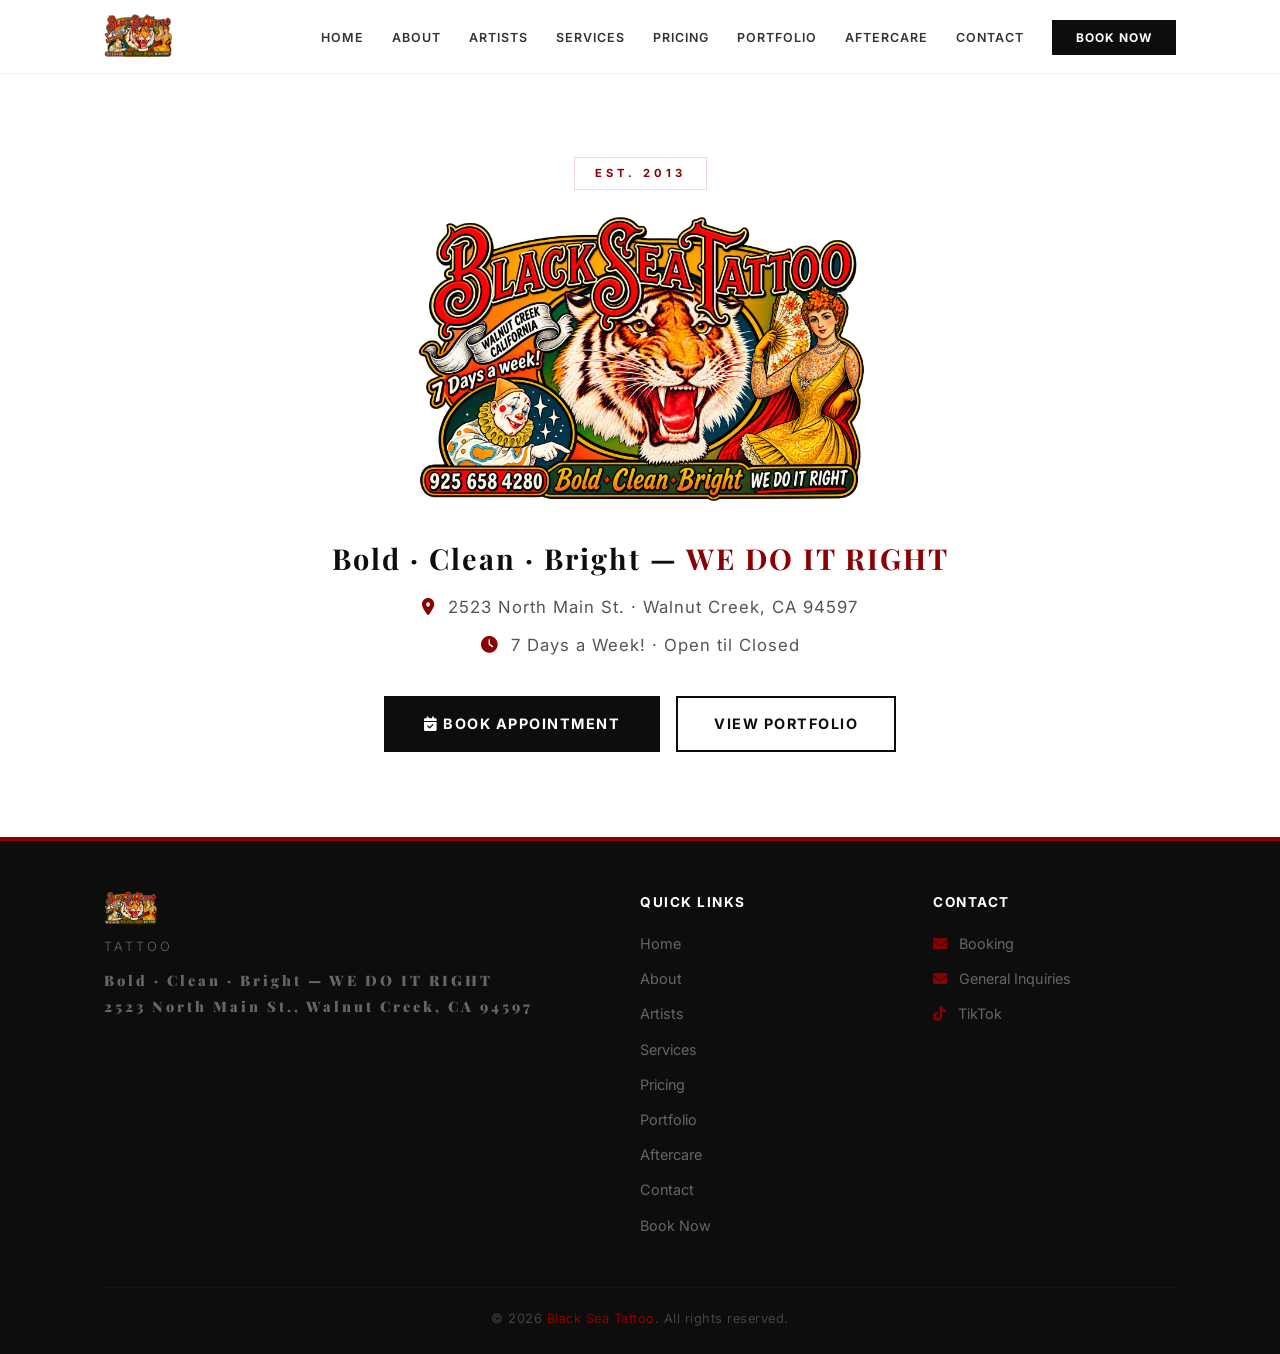
<file: index.html>
<!DOCTYPE html>
<html lang="en">
<head>
    <meta charset="UTF-8" />
    <meta name="viewport" content="width=device-width, initial-scale=1.0" />
    <title>Black Sea Tattoo — Bold · Clean · Bright</title>
    <link rel="stylesheet" href="https://cdnjs.cloudflare.com/ajax/libs/font-awesome/6.0.0-beta3/css/all.min.css" />
    <link rel="stylesheet" href="style.css" />
    <style>
        /* Make sure logo displays properly */
        .nav-logo img {
            display: block;
            height: 45px;
            width: auto;
        }
        #hero .brand img {
            display: block;
            max-width: 450px;
            width: 100%;
            height: auto;
            margin: 0 auto 10px;
        }
        #hero .brand {
            margin-bottom: 10px;
        }
        .hero-badge {
            display: inline-block;
            font-size: 0.7rem;
            font-weight: 700;
            text-transform: uppercase;
            letter-spacing: 4px;
            color: #8b0000;
            border: 1px solid rgba(139, 0, 0, 0.15);
            padding: 6px 20px;
            margin-bottom: 20px;
        }
        .tagline {
            font-family: 'Playfair Display', Georgia, serif;
            font-size: 1.8rem;
            color: #0d0d0d;
            margin-top: 10px;
            font-weight: 700;
            letter-spacing: 2px;
        }
        .tagline span {
            color: #8b0000;
        }
        .info-line {
            font-size: 1.05rem;
            color: #555;
            margin-top: 6px;
            letter-spacing: 1px;
            font-weight: 400;
        }
        .info-line i {
            color: #8b0000;
            margin-right: 6px;
        }
        .hero-actions {
            margin-top: 30px;
            display: flex;
            gap: 16px;
            justify-content: center;
            flex-wrap: wrap;
        }
        /* Fix for responsive */
        @media (max-width: 768px) {
            #hero .brand img {
                max-width: 280px;
            }
            .tagline {
                font-size: 1.3rem;
            }
            .info-line {
                font-size: 0.9rem;
            }
        }
        @media (max-width: 480px) {
            #hero .brand img {
                max-width: 200px;
            }
            .tagline {
                font-size: 1rem;
            }
            .hero-badge {
                font-size: 0.6rem;
                padding: 4px 14px;
            }
        }
    </style>
</head>
<body>

    <!-- ===== NAVIGATION ===== -->
    <nav>
        <div class="nav-container">
            <div class="nav-logo">
                <img src="assets/images/logo.png" alt="Black Sea Tattoo" />
            </div>
            <button class="hamburger" id="hamburger" aria-label="Menu">
                <span></span><span></span><span></span>
            </button>
            <ul class="nav-links" id="navLinks">
                <li><a href="index.html">Home</a></li>
                <li><a href="about.html">About</a></li>
                <li><a href="artists.html">Artists</a></li>
                <li><a href="services.html">Services</a></li>
                <li><a href="pricing.html">Pricing</a></li>
                <li><a href="portfolio.html">Portfolio</a></li>
                <li><a href="aftercare.html">Aftercare</a></li>
                <li><a href="contact.html">Contact</a></li>
                <li><a href="booking.html" class="btn-nav">Book Now</a></li>
            </ul>
        </div>
    </nav>

    <!-- ===== HERO ===== -->
    <section id="hero">
        <div class="container">
            <div class="hero-content">
                <div class="hero-badge">Est. 2013</div>
                <div class="brand">
                    <img src="assets/images/logo.png" alt="Black Sea Tattoo" />
                </div>
                <div class="tagline">Bold · Clean · Bright — <span>WE DO IT RIGHT</span></div>
                <div class="info-line">
                    <i class="fas fa-map-marker-alt"></i> 2523 North Main St. · Walnut Creek, CA 94597
                </div>
                <div class="info-line">
                    <i class="fas fa-clock"></i> 7 Days a Week! · Open til Closed
                </div>
                <div class="hero-actions">
                    <a href="booking.html" class="btn-primary"><i class="fas fa-calendar-check"></i> Book Appointment</a>
                    <a href="portfolio.html" class="btn-secondary">View Portfolio</a>
                </div>
            </div>
        </div>
    </section>

    <!-- ===== FOOTER ===== -->
    <footer>
        <div class="container">
            <div class="footer-grid">
                <div>
                    <div class="footer-brand">
                        <img src="assets/images/logo.png" alt="Black Sea Tattoo" style="height:35px; width:auto; margin-bottom:8px;" />
                        <span class="tagline" style="display:block; color:#666; font-size:0.8rem; letter-spacing:3px;">TATTOO</span>
                        <p style="color:#666; font-size:0.9rem; margin-top:10px; line-height:1.8;">
                            Bold · Clean · Bright — WE DO IT RIGHT<br />
                            2523 North Main St., Walnut Creek, CA 94597
                        </p>
                    </div>
                </div>
                <div>
                    <h4>Quick Links</h4>
                    <ul class="footer-links">
                        <li><a href="index.html">Home</a></li>
                        <li><a href="about.html">About</a></li>
                        <li><a href="artists.html">Artists</a></li>
                        <li><a href="services.html">Services</a></li>
                        <li><a href="pricing.html">Pricing</a></li>
                        <li><a href="portfolio.html">Portfolio</a></li>
                        <li><a href="aftercare.html">Aftercare</a></li>
                        <li><a href="contact.html">Contact</a></li>
                        <li><a href="booking.html">Book Now</a></li>
                    </ul>
                </div>
                <div>
                    <h4>Contact</h4>
                    <ul class="footer-links">
                        <li><a href="mailto:tattoo.blacksee@gmail.com"><i class="fas fa-envelope"></i> Booking</a></li>
                        <li><a href="mailto:donaldsd.cates@gmail.com"><i class="fas fa-envelope"></i> General Inquiries</a></li>
                        <li><a href="https://tiktok.com/@brandonbearrtattoos" target="_blank"><i class="fab fa-tiktok"></i> TikTok</a></li>
                    </ul>
                </div>
            </div>
            <div class="footer-bottom">
                &copy; 2026 <span>Black Sea Tattoo</span>. All rights reserved.
            </div>
        </div>
    </footer>

    <script src="script.js"></script>
</body>
</html>
</file>
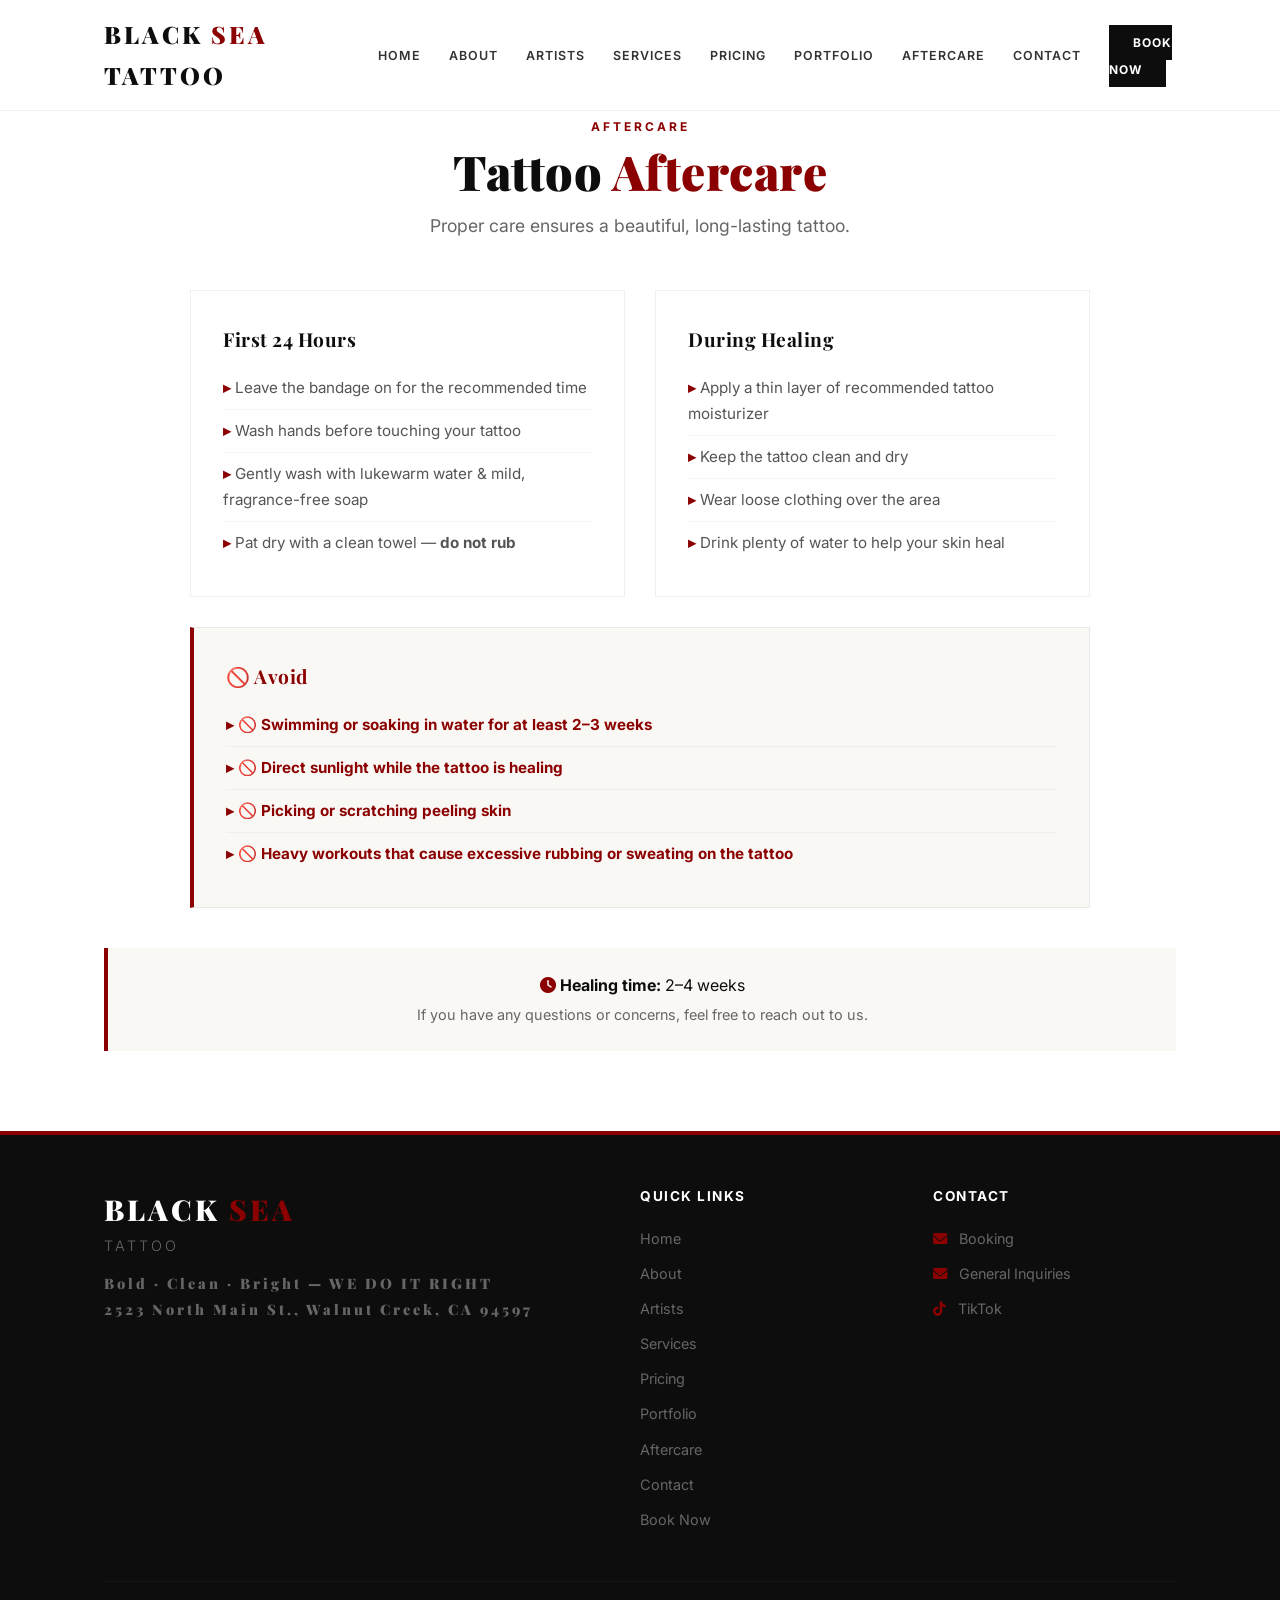
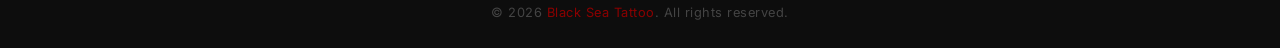
<file: aftercare.html>
<!DOCTYPE html>
<html lang="en">
<head>
    <meta charset="UTF-8" />
    <meta name="viewport" content="width=device-width, initial-scale=1.0" />
    <title>Black Sea Tattoo — Aftercare</title>
    <link rel="stylesheet" href="https://cdnjs.cloudflare.com/ajax/libs/font-awesome/6.0.0-beta3/css/all.min.css" />
    <link rel="stylesheet" href="style.css" />
</head>
<body>

    <!-- ===== NAV ===== -->
    <nav>
        <div class="nav-container">
            <div class="nav-logo">BLACK <span>SEA</span> TATTOO</div>
            <button class="hamburger" id="hamburger" aria-label="Menu">
                <span></span><span></span><span></span>
            </button>
            <ul class="nav-links" id="navLinks">
                <li><a href="index.html">Home</a></li>
                <li><a href="about.html">About</a></li>
                <li><a href="artists.html">Artists</a></li>
                <li><a href="services.html">Services</a></li>
                <li><a href="pricing.html">Pricing</a></li>
                <li><a href="portfolio.html">Portfolio</a></li>
                <li><a href="aftercare.html">Aftercare</a></li>
                <li><a href="contact.html">Contact</a></li>
                <li><a href="booking.html" class="btn-nav">Book Now</a></li>
            </ul>
        </div>
    </nav>

    <!-- ===== AFTERCARE ===== -->
    <section style="padding-top:40px; min-height:70vh;">
        <div class="container">
            <div class="section-header">
                <span class="section-tag">Aftercare</span>
                <h2 class="section-title">Tattoo <span>Aftercare</span></h2>
                <p class="section-subtitle">Proper care ensures a beautiful, long-lasting tattoo.</p>
            </div>

            <div class="aftercare-grid">
                <div class="aftercare-box">
                    <h4>First 24 Hours</h4>
                    <ul>
                        <li>Leave the bandage on for the recommended time</li>
                        <li>Wash hands before touching your tattoo</li>
                        <li>Gently wash with lukewarm water &amp; mild, fragrance-free soap</li>
                        <li>Pat dry with a clean towel — <strong>do not rub</strong></li>
                    </ul>
                </div>

                <div class="aftercare-box">
                    <h4>During Healing</h4>
                    <ul>
                        <li>Apply a thin layer of recommended tattoo moisturizer</li>
                        <li>Keep the tattoo clean and dry</li>
                        <li>Wear loose clothing over the area</li>
                        <li>Drink plenty of water to help your skin heal</li>
                    </ul>
                </div>

                <div class="aftercare-box full-width warning-box">
                    <h4 style="color:#8b0000;">🚫 Avoid</h4>
                    <ul>
                        <li class="warning">🚫 Swimming or soaking in water for at least 2–3 weeks</li>
                        <li class="warning">🚫 Direct sunlight while the tattoo is healing</li>
                        <li class="warning">🚫 Picking or scratching peeling skin</li>
                        <li class="warning">🚫 Heavy workouts that cause excessive rubbing or sweating on the tattoo</li>
                    </ul>
                </div>
            </div>

            <div style="text-align:center; margin-top:40px; padding:24px; background:#faf8f5; border-left:4px solid #8b0000;">
                <p style="color:#0d0d0d; font-size:1rem; margin:0;">
                    <i class="fas fa-clock" style="color:#8b0000;"></i>
                    <strong>Healing time:</strong> 2–4 weeks
                </p>
                <p style="color:#666; font-size:0.9rem; margin-top:4px;">
                    If you have any questions or concerns, feel free to reach out to us.
                </p>
            </div>
        </div>
    </section>

    <!-- ===== FOOTER ===== -->
    <footer>
        <div class="container">
            <div class="footer-grid">
                <div>
                    <div class="footer-brand">
                        BLACK <span>SEA</span>
                        <span class="tagline">TATTOO</span>
                        <p>Bold · Clean · Bright — WE DO IT RIGHT<br />2523 North Main St., Walnut Creek, CA 94597</p>
                    </div>
                </div>
                <div>
                    <h4>Quick Links</h4>
                    <ul class="footer-links">
                        <li><a href="index.html">Home</a></li>
                        <li><a href="about.html">About</a></li>
                        <li><a href="artists.html">Artists</a></li>
                        <li><a href="services.html">Services</a></li>
                        <li><a href="pricing.html">Pricing</a></li>
                        <li><a href="portfolio.html">Portfolio</a></li>
                        <li><a href="aftercare.html">Aftercare</a></li>
                        <li><a href="contact.html">Contact</a></li>
                        <li><a href="booking.html">Book Now</a></li>
                    </ul>
                </div>
                <div>
                    <h4>Contact</h4>
                    <ul class="footer-links">
                        <li><a href="mailto:tattoo.blacksee@gmail.com"><i class="fas fa-envelope"></i> Booking</a></li>
                        <li><a href="mailto:donaldsd.cates@gmail.com"><i class="fas fa-envelope"></i> General Inquiries</a></li>
                        <li><a href="https://tiktok.com/@brandonbearrtattoos" target="_blank"><i class="fab fa-tiktok"></i> TikTok</a></li>
                    </ul>
                </div>
            </div>
            <div class="footer-bottom">
                &copy; 2026 <span>Black Sea Tattoo</span>. All rights reserved.
            </div>
        </div>
    </footer>

    <script src="script.js"></script>
</body>
</html>
</file>
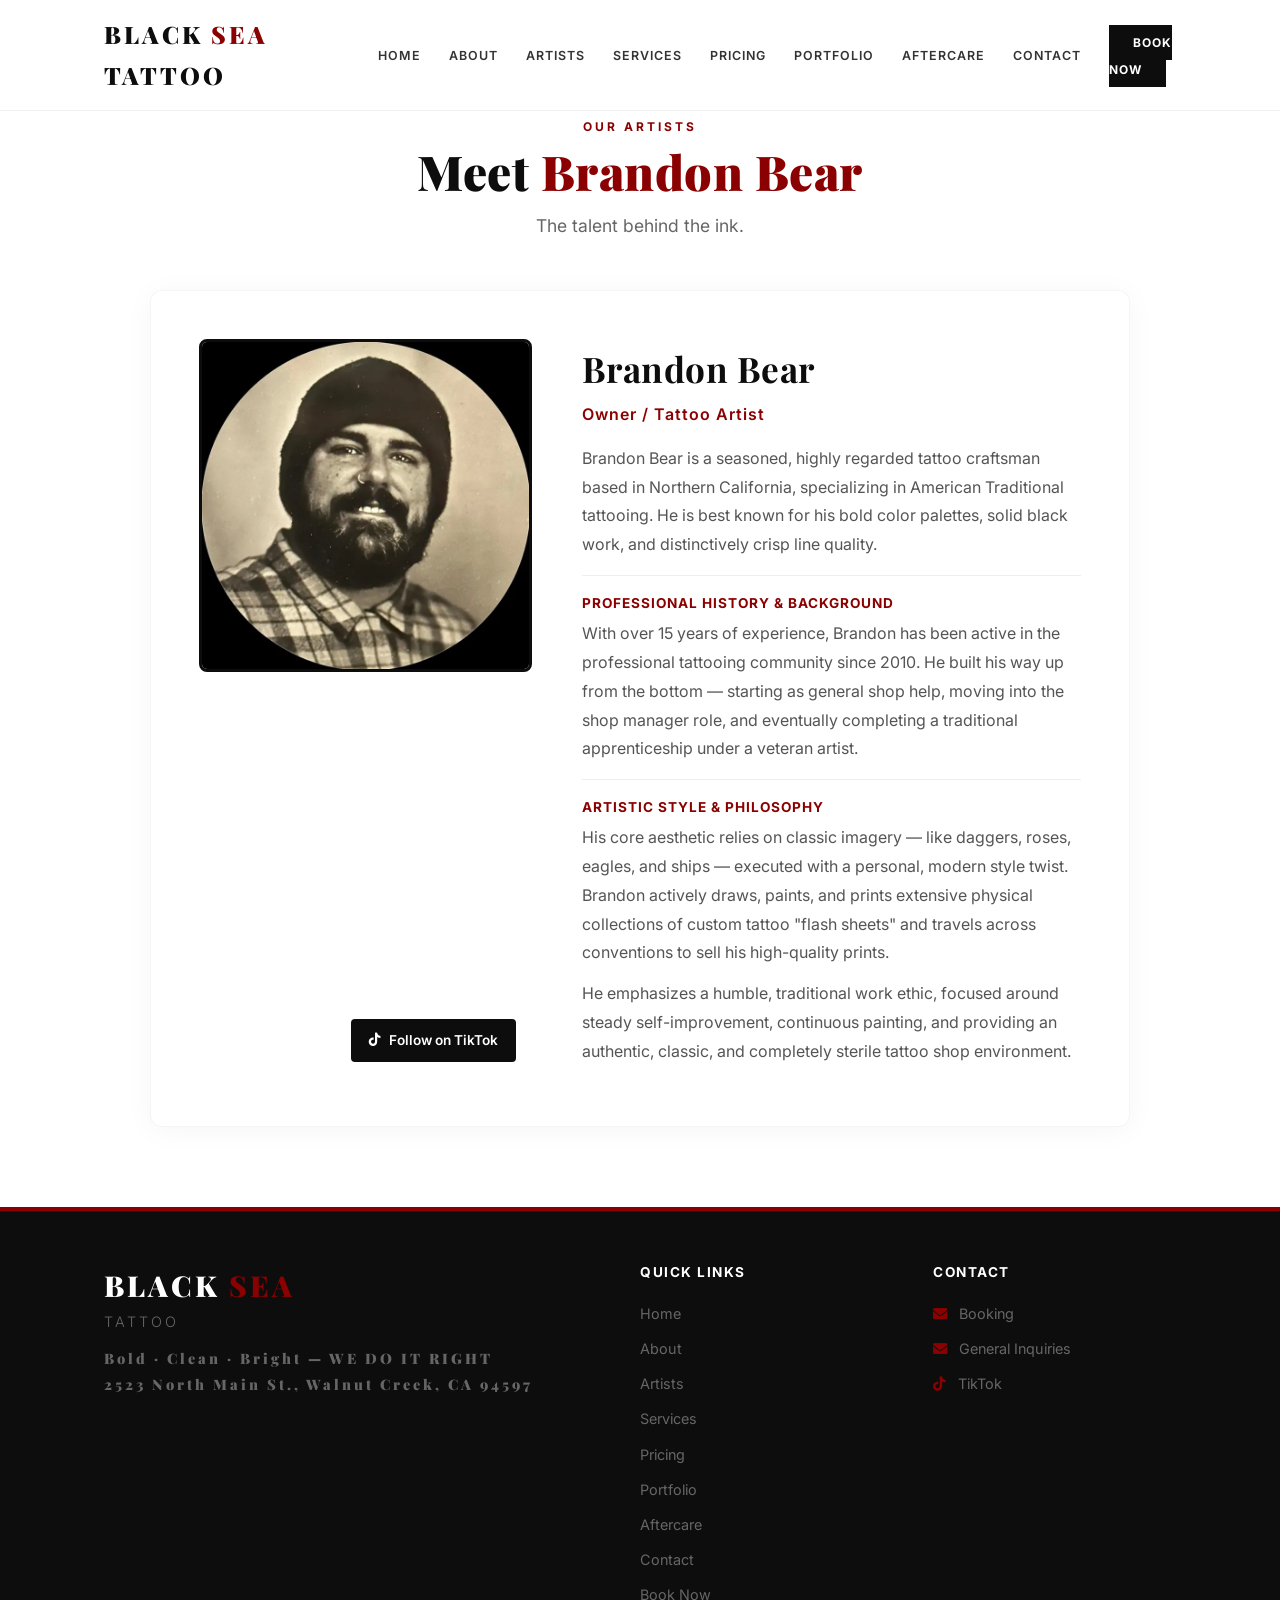
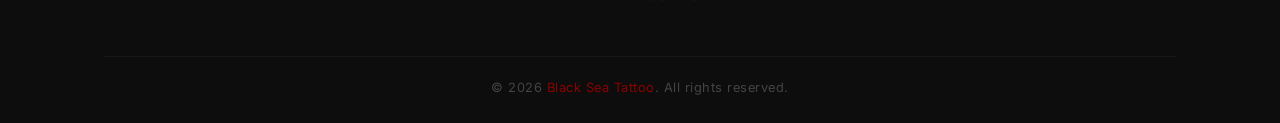
<file: artists.html>
<!DOCTYPE html>
<html lang="en">
<head>
    <meta charset="UTF-8" />
    <meta name="viewport" content="width=device-width, initial-scale=1.0" />
    <title>Black Sea Tattoo — Artists</title>
    <link rel="stylesheet" href="https://cdnjs.cloudflare.com/ajax/libs/font-awesome/6.0.0-beta3/css/all.min.css" />
    <link rel="stylesheet" href="style.css" />
</head>
<body>

    <!-- ===== NAV ===== -->
    <nav>
        <div class="nav-container">
            <div class="nav-logo">BLACK <span>SEA</span> TATTOO</div>
            <button class="hamburger" id="hamburger" aria-label="Menu">
                <span></span><span></span><span></span>
            </button>
            <ul class="nav-links" id="navLinks">
                <li><a href="index.html">Home</a></li>
                <li><a href="about.html">About</a></li>
                <li><a href="artists.html">Artists</a></li>
                <li><a href="services.html">Services</a></li>
                <li><a href="pricing.html">Pricing</a></li>
                <li><a href="portfolio.html">Portfolio</a></li>
                <li><a href="aftercare.html">Aftercare</a></li>
                <li><a href="contact.html">Contact</a></li>
                <li><a href="booking.html" class="btn-nav">Book Now</a></li>
            </ul>
        </div>
    </nav>

    <!-- ===== ARTISTS ===== -->
    <section style="padding-top:40px; min-height:70vh;">
        <div class="container">
            <div class="section-header">
                <span class="section-tag">Our Artists</span>
                <h2 class="section-title">Meet <span>Brandon Bear</span></h2>
                <p class="section-subtitle">The talent behind the ink.</p>
            </div>

            <div class="artist-profile">
                <div class="artist-image">
                    <!-- Replace with actual photo -->
                   <img src="assets/images/brandon-bear.jpg" alt="Brandon Bear" />
                    <a href="https://tiktok.com/@brandonbearrtattoos" target="_blank" class="tiktok-link">
                        <i class="fab fa-tiktok"></i> Follow on TikTok
                    </a>
                </div>
                <div class="artist-info">
                    <h3>Brandon Bear</h3>
                    <span class="title">Owner / Tattoo Artist</span>

                    <p>
                        Brandon Bear is a seasoned, highly regarded tattoo craftsman based in Northern California, specializing in American Traditional tattooing. He is best known for his bold color palettes, solid black work, and distinctively crisp line quality.
                    </p>

                    <div class="bio-section">
                        <h4>Professional History &amp; Background</h4>
                        <p>
                            With over 15 years of experience, Brandon has been active in the professional tattooing community since 2010. He built his way up from the bottom — starting as general shop help, moving into the shop manager role, and eventually completing a traditional apprenticeship under a veteran artist.
                        </p>
                    </div>

                    <div class="bio-section">
                        <h4>Artistic Style &amp; Philosophy</h4>
                        <p>
                            His core aesthetic relies on classic imagery — like daggers, roses, eagles, and ships — executed with a personal, modern style twist. Brandon actively draws, paints, and prints extensive physical collections of custom tattoo "flash sheets" and travels across conventions to sell his high-quality prints.
                        </p>
                        <p>
                            He emphasizes a humble, traditional work ethic, focused around steady self-improvement, continuous painting, and providing an authentic, classic, and completely sterile tattoo shop environment.
                        </p>
                    </div>
                </div>
            </div>
        </div>
    </section>

    <!-- ===== FOOTER ===== -->
    <footer>
        <div class="container">
            <div class="footer-grid">
                <div>
                    <div class="footer-brand">
                        BLACK <span>SEA</span>
                        <span class="tagline">TATTOO</span>
                        <p>Bold · Clean · Bright — WE DO IT RIGHT<br />2523 North Main St., Walnut Creek, CA 94597</p>
                    </div>
                </div>
                <div>
                    <h4>Quick Links</h4>
                    <ul class="footer-links">
                        <li><a href="index.html">Home</a></li>
                        <li><a href="about.html">About</a></li>
                        <li><a href="artists.html">Artists</a></li>
                        <li><a href="services.html">Services</a></li>
                        <li><a href="pricing.html">Pricing</a></li>
                        <li><a href="portfolio.html">Portfolio</a></li>
                        <li><a href="aftercare.html">Aftercare</a></li>
                        <li><a href="contact.html">Contact</a></li>
                        <li><a href="booking.html">Book Now</a></li>
                    </ul>
                </div>
                <div>
                    <h4>Contact</h4>
                    <ul class="footer-links">
                        <li><a href="mailto:tattoo.blacksee@gmail.com"><i class="fas fa-envelope"></i> Booking</a></li>
                        <li><a href="mailto:donaldsd.cates@gmail.com"><i class="fas fa-envelope"></i> General Inquiries</a></li>
                        <li><a href="https://tiktok.com/@brandonbearrtattoos" target="_blank"><i class="fab fa-tiktok"></i> TikTok</a></li>
                    </ul>
                </div>
            </div>
            <div class="footer-bottom">
                &copy; 2026 <span>Black Sea Tattoo</span>. All rights reserved.
            </div>
        </div>
    </footer>

    <script src="script.js"></script>
</body>
</html>
</file>
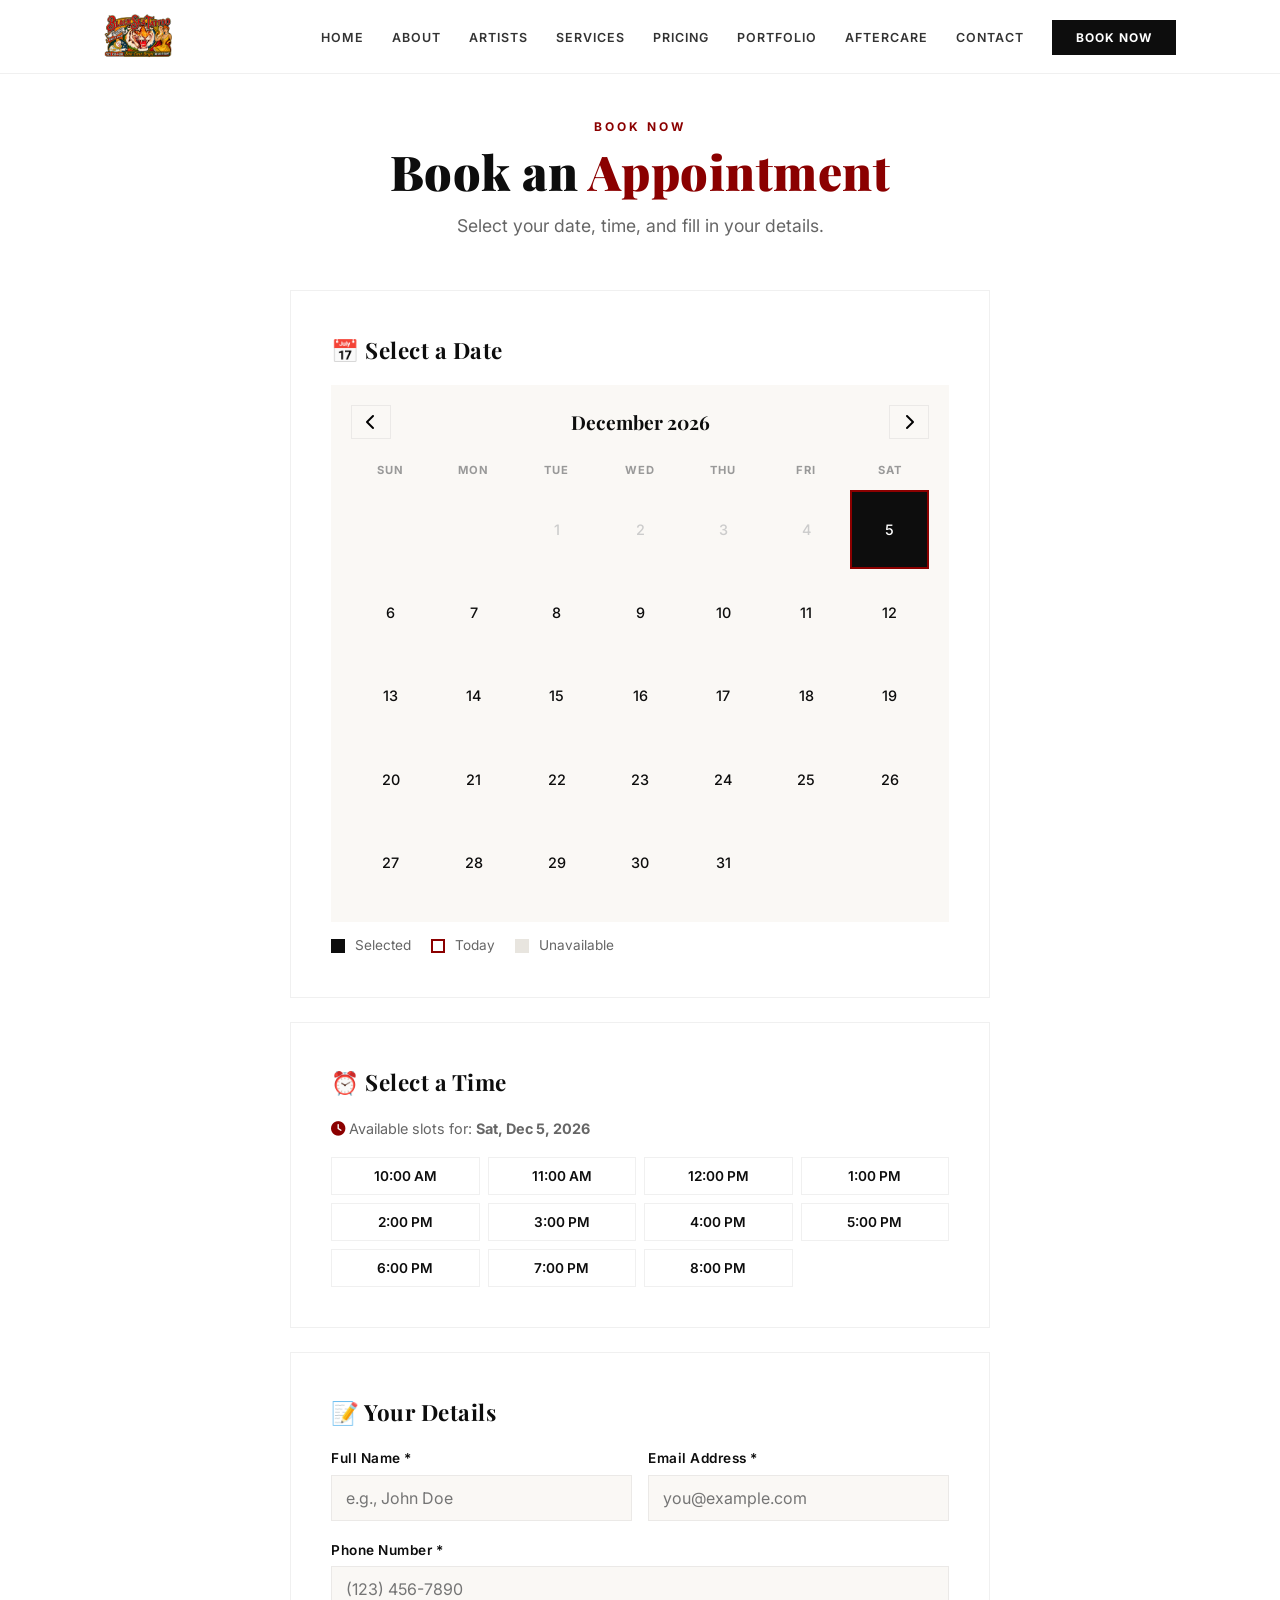
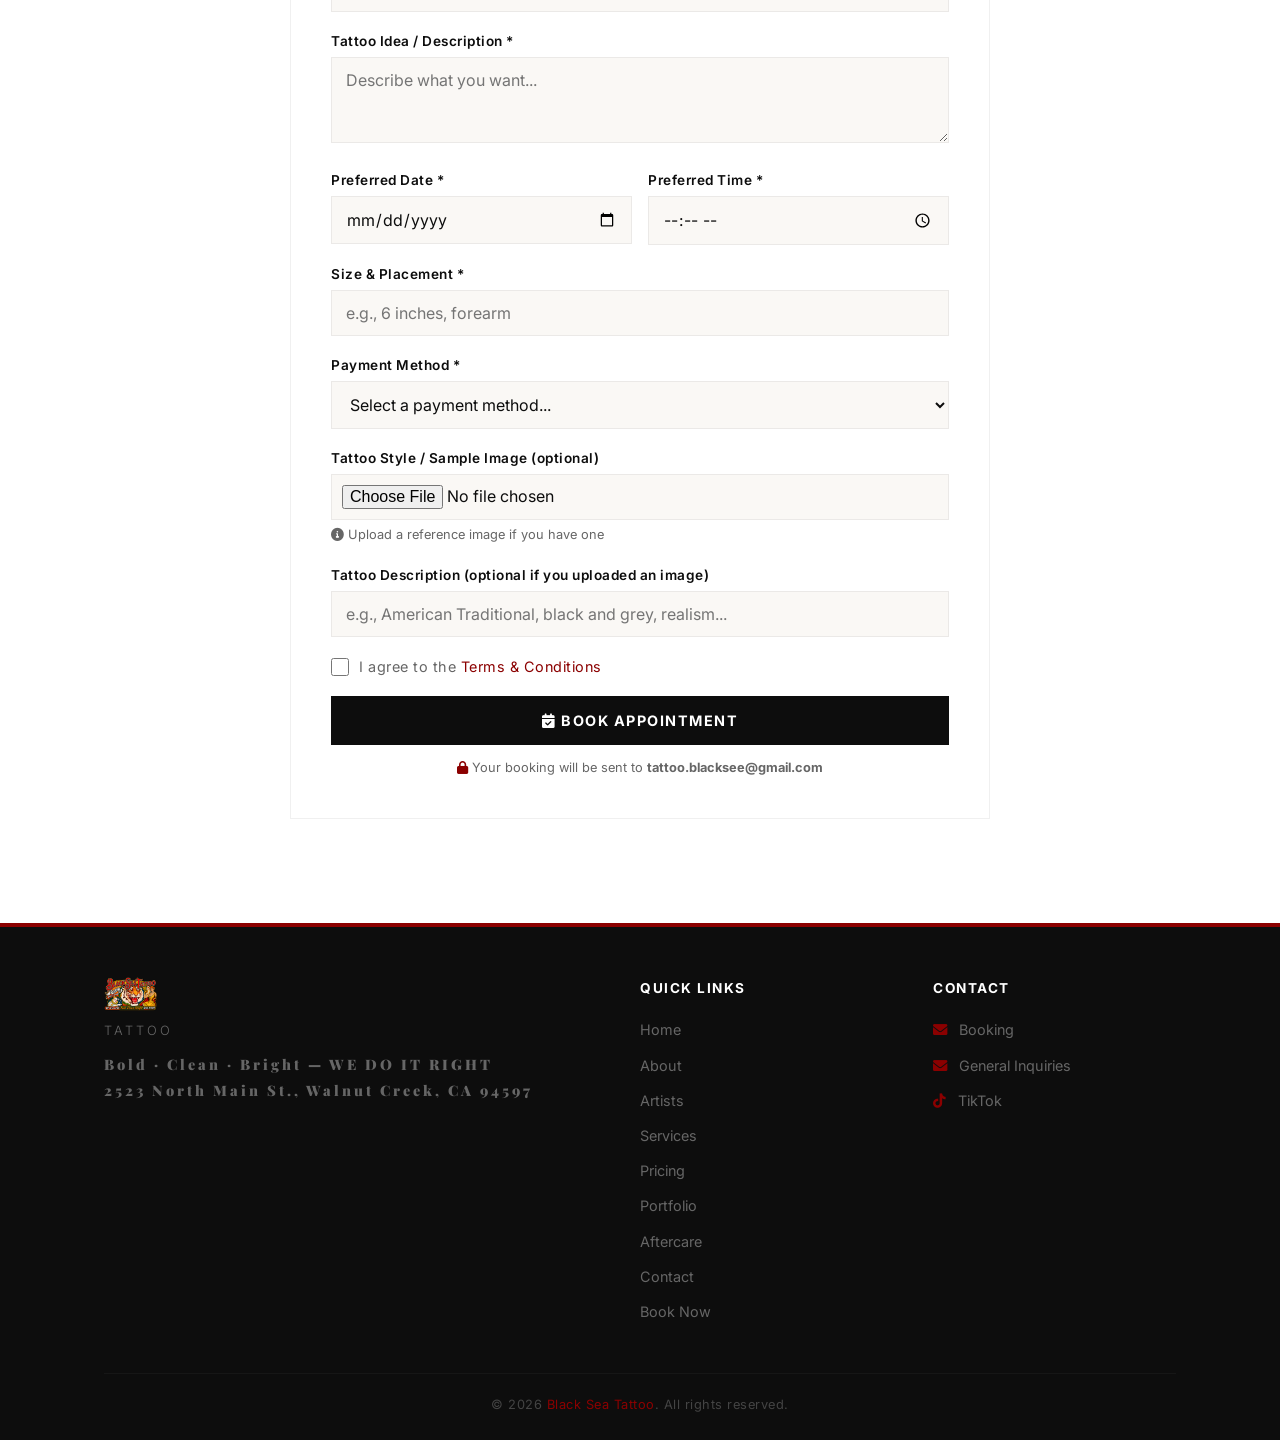
<file: booking.html>
<!DOCTYPE html>
<html lang="en">
<head>
    <meta charset="UTF-8" />
    <meta name="viewport" content="width=device-width, initial-scale=1.0" />
    <title>Black Sea Tattoo — Book Appointment</title>
    <link rel="stylesheet" href="https://cdnjs.cloudflare.com/ajax/libs/font-awesome/6.0.0-beta3/css/all.min.css" />
    <link rel="stylesheet" href="style.css" />
    <style>
        /* ===== BOOKING PAGE STYLES ===== */
        .booking-wrapper { max-width: 700px; margin: 0 auto; }
        .booking-card { background: #ffffff; padding: 40px; border: 1px solid rgba(0,0,0,0.06); margin-bottom: 24px; }
        .booking-card h3 { font-family: 'Playfair Display', Georgia, serif; font-size: 1.4rem; color: #0d0d0d; margin-bottom: 16px; }
        .booking-card .form-group { margin-bottom: 18px; }
        .booking-card label { display: block; font-family: 'Inter', sans-serif; font-weight: 600; font-size: 0.85rem; color: #0d0d0d; margin-bottom: 4px; letter-spacing: 0.5px; }
        .booking-card input, .booking-card select, .booking-card textarea { width: 100%; padding: 12px 14px; background: #faf8f5; border: 1px solid rgba(0,0,0,0.06); border-radius: 0; color: #0d0d0d; font-size: 1rem; font-family: 'Inter', sans-serif; transition: border-color 0.3s ease; }
        .booking-card input:focus, .booking-card select:focus, .booking-card textarea:focus { outline: none; border-color: #8b0000; }
        .booking-card input[type="file"] { padding: 10px; background: #faf8f5; }
        .booking-card .form-row { display: grid; grid-template-columns: 1fr 1fr; gap: 16px; }
        .booking-card .terms-check { display: flex; align-items: center; gap: 10px; margin: 16px 0; }
        .booking-card .terms-check input[type="checkbox"] { width: 18px; height: 18px; accent-color: #8b0000; margin: 0; }
        .booking-card .terms-check label { font-weight: 400; font-size: 0.9rem; color: #666; margin: 0; }
        .booking-card .terms-check label a { color: #8b0000; }
        .btn-primary { display: inline-block; background: #0d0d0d; color: #fff; padding: 16px 40px; border: none; border-radius: 0; font-family: 'Inter', sans-serif; font-weight: 700; font-size: 0.9rem; letter-spacing: 1.5px; text-transform: uppercase; cursor: pointer; transition: all 0.3s ease; width: 100%; text-align: center; }
        .btn-primary:hover { background: #8b0000; transform: translateY(-3px); box-shadow: 0 12px 40px rgba(139,0,0,0.25); }
        .section-tag { font-size: 0.75rem; font-weight: 700; text-transform: uppercase; letter-spacing: 3px; color: #8b0000; display: inline-block; margin-bottom: 8px; }
        .section-title { font-size: 3rem; font-weight: 900; color: #0d0d0d; line-height: 1.1; margin-bottom: 12px; }
        .section-title span { color: #8b0000; }
        .section-subtitle { font-size: 1.1rem; color: #666; max-width: 580px; margin: 0 auto 48px; text-align: center; font-weight: 400; line-height: 1.8; }
        .calendar-section { background: #faf8f5; padding: 20px; }
        .calendar-header { display: flex; justify-content: space-between; align-items: center; margin-bottom: 16px; }
        .calendar-header .month-year { font-family: 'Playfair Display', Georgia, serif; font-size: 1.2rem; font-weight: 700; color: #0d0d0d; }
        .calendar-header .nav-btn { background: none; border: 1px solid rgba(0,0,0,0.06); padding: 6px 14px; cursor: pointer; transition: all 0.3s ease; font-size: 1rem; font-family: 'Inter', sans-serif; }
        .calendar-header .nav-btn:hover { border-color: #8b0000; color: #8b0000; }
        .calendar-grid { display: grid; grid-template-columns: repeat(7, 1fr); gap: 4px; }
        .calendar-grid .day-name { text-align: center; font-size: 0.7rem; font-weight: 700; color: #999; padding: 6px 0; text-transform: uppercase; letter-spacing: 1px; font-family: 'Inter', sans-serif; }
        .calendar-grid .day-btn { aspect-ratio: 1; border: none; border-radius: 0; background: transparent; color: #0d0d0d; font-weight: 500; cursor: pointer; transition: all 0.2s ease; font-size: 0.9rem; display: flex; align-items: center; justify-content: center; font-family: 'Inter', sans-serif; }
        .calendar-grid .day-btn:hover:not(.empty):not(.disabled) { background: #e8e5df; }
        .calendar-grid .day-btn.empty { cursor: default; }
        .calendar-grid .day-btn.disabled { color: #ccc; cursor: not-allowed; }
        .calendar-grid .day-btn.selected { background: #0d0d0d; color: #fff; }
        .calendar-grid .day-btn.today { border: 2px solid #8b0000; }
        .time-slots { display: grid; grid-template-columns: repeat(4, 1fr); gap: 8px; margin-top: 16px; }
        .time-btn { padding: 10px; border: 1px solid rgba(0,0,0,0.06); background: #ffffff; color: #0d0d0d; font-weight: 600; font-size: 0.85rem; cursor: pointer; transition: all 0.3s ease; font-family: 'Inter', sans-serif; }
        .time-btn:hover:not(.blocked):not(.selected-time) { border-color: #8b0000; background: #faf8f5; }
        .time-btn.blocked { opacity: 0.3; cursor: not-allowed; text-decoration: line-through; }
        .time-btn.selected-time { background: #0d0d0d; color: #fff; border-color: #0d0d0d; }
        .confirmation-box { margin-top: 20px; padding: 16px 20px; background: #f0f7f0; border: 1px solid #22c55e; display: none; align-items: center; justify-content: space-between; flex-wrap: wrap; gap: 12px; }
        .confirmation-box.show { display: flex; }
        .confirmation-box .info { display: flex; align-items: center; gap: 12px; }
        .confirmation-box .info i { color: #22c55e; font-size: 1.2rem; }
        .confirmation-box .info .details { font-size: 0.95rem; }
        .confirmation-box .info .details strong { color: #0d0d0d; }
        .confirmation-box .btn-cancel { background: #f0f0f0; border: none; color: #8b0000; padding: 6px 18px; font-size: 0.8rem; font-weight: 600; cursor: pointer; transition: all 0.3s ease; font-family: 'Inter', sans-serif; }
        .confirmation-box .btn-cancel:hover { background: #e0e0e0; }

        /* ===== NAV ===== */
        nav { position: fixed; top: 0; left: 0; width: 100%; background: rgba(255,255,255,0.97); backdrop-filter: blur(12px); border-bottom: 1px solid rgba(0,0,0,0.06); z-index: 1000; padding: 14px 0; }
        .nav-container { display: flex; justify-content: space-between; align-items: center; max-width: 1120px; margin: 0 auto; padding: 0 24px; }
        .nav-logo img { height: 45px; width: auto; }
        .nav-links { display: flex; gap: 28px; list-style: none; align-items: center; }
        .nav-links a { font-family: 'Inter', sans-serif; font-size: 0.78rem; font-weight: 600; color: #333; letter-spacing: 1px; text-transform: uppercase; transition: color 0.3s ease; }
        .nav-links a:hover { color: #8b0000; }
        .nav-links .btn-nav { background: #0d0d0d; color: #fff; padding: 10px 24px; border-radius: 0; font-weight: 700; font-size: 0.75rem; letter-spacing: 1px; }
        .nav-links .btn-nav:hover { background: #8b0000; color: #fff; }
        .hamburger { display: none; flex-direction: column; gap: 5px; background: none; border: none; cursor: pointer; padding: 4px; }
        .hamburger span { width: 28px; height: 2px; background: #0d0d0d; border-radius: 2px; transition: all 0.3s ease; }

        /* ===== FOOTER ===== */
        footer { background: #0d0d0d; padding: 50px 0 24px; border-top: 4px solid #8b0000; }
        .footer-grid { display: grid; grid-template-columns: 2fr 1fr 1fr; gap: 50px; margin-bottom: 40px; }
        .footer-brand { font-family: 'Playfair Display', Georgia, serif; font-size: 1.8rem; font-weight: 900; color: #fff; letter-spacing: 3px; }
        .footer-brand .tagline { font-size: 0.9rem; color: #666; font-weight: 300; display: block; letter-spacing: 3px; font-family: 'Inter', sans-serif; }
        .footer-brand p { color: #666; font-size: 0.9rem; margin-top: 12px; line-height: 1.8; }
        footer h4 { font-family: 'Inter', sans-serif; font-size: 0.85rem; font-weight: 700; color: #fff; text-transform: uppercase; letter-spacing: 1.5px; margin-bottom: 16px; }
        .footer-links { list-style: none; }
        .footer-links li { margin-bottom: 8px; }
        .footer-links a { color: #666; font-size: 0.9rem; transition: color 0.3s ease; }
        .footer-links a:hover { color: #8b0000; }
        .footer-links a i { margin-right: 8px; color: #8b0000; }
        .footer-bottom { border-top: 1px solid rgba(255,255,255,0.04); padding-top: 20px; text-align: center; color: #444; font-size: 0.8rem; letter-spacing: 0.5px; }
        .footer-bottom span { color: #8b0000; }

        @media (max-width: 768px) {
            .nav-links { display: none; flex-direction: column; background: #ffffff; position: absolute; top: 64px; left: 0; width: 100%; padding: 24px; border-bottom: 1px solid rgba(0,0,0,0.06); gap: 16px; text-align: center; }
            .nav-links.open { display: flex; }
            .hamburger { display: flex; }
            .booking-card .form-row { grid-template-columns: 1fr; }
            .booking-card { padding: 24px; }
            .time-slots { grid-template-columns: repeat(3, 1fr); }
            .section-title { font-size: 2rem; }
            .footer-grid { grid-template-columns: 1fr; gap: 30px; }
        }
        @media (max-width: 480px) {
            .time-slots { grid-template-columns: repeat(2, 1fr); }
            .booking-card { padding: 16px; }
            .section-title { font-size: 1.6rem; }
        }
    </style>
</head>
<body>

    <!-- ===== NAV ===== -->
    <nav>
        <div class="nav-container">
            <div class="nav-logo">
                <img src="assets/images/logo.png" alt="Black Sea Tattoo" />
            </div>
            <button class="hamburger" id="hamburger" aria-label="Menu">
                <span></span><span></span><span></span>
            </button>
            <ul class="nav-links" id="navLinks">
                <li><a href="index.html">Home</a></li>
                <li><a href="about.html">About</a></li>
                <li><a href="artists.html">Artists</a></li>
                <li><a href="services.html">Services</a></li>
                <li><a href="pricing.html">Pricing</a></li>
                <li><a href="portfolio.html">Portfolio</a></li>
                <li><a href="aftercare.html">Aftercare</a></li>
                <li><a href="contact.html">Contact</a></li>
                <li><a href="booking.html" class="btn-nav">Book Now</a></li>
            </ul>
        </div>
    </nav>

    <!-- ===== BOOKING ===== -->
    <section style="padding-top:40px; min-height:70vh;">
        <div class="container">
            <div class="section-header">
                <span class="section-tag">Book Now</span>
                <h2 class="section-title">Book an <span>Appointment</span></h2>
                <p class="section-subtitle">Select your date, time, and fill in your details.</p>
            </div>

            <div class="booking-wrapper">

                <!-- Calendar -->
                <div class="booking-card">
                    <h3>📅 Select a Date</h3>
                    <div class="calendar-section">
                        <div class="calendar-header">
                            <button class="nav-btn" id="prevMonth"><i class="fas fa-chevron-left"></i></button>
                            <span class="month-year" id="monthYear">August 2026</span>
                            <button class="nav-btn" id="nextMonth"><i class="fas fa-chevron-right"></i></button>
                        </div>
                        <div class="calendar-grid" id="calendarGrid"></div>
                    </div>
                    <div style="margin-top:12px;">
                        <p style="color:#666; font-size:0.85rem; margin:0;">
                            <span style="display:inline-block; width:14px; height:14px; background:#0d0d0d; vertical-align:middle; margin-right:6px;"></span>
                            Selected
                            <span style="display:inline-block; width:14px; height:14px; border:2px solid #8b0000; vertical-align:middle; margin-left:16px; margin-right:6px;"></span>
                            Today
                            <span style="display:inline-block; width:14px; height:14px; background:#e8e5df; vertical-align:middle; margin-left:16px; margin-right:6px;"></span>
                            Unavailable
                        </p>
                    </div>
                </div>

                <!-- Time Slots -->
                <div class="booking-card">
                    <h3>⏰ Select a Time</h3>
                    <p style="color:#666; font-size:0.9rem; margin-bottom:12px;">
                        <i class="fas fa-clock" style="color:#8b0000;"></i>
                        Available slots for: <strong id="selectedDateDisplay">No date selected</strong>
                    </p>
                    <div id="timeSlotsContainer">
                        <div style="text-align:center; padding:20px; color:#999;">
                            <p style="margin:0;">Please select a date first</p>
                        </div>
                    </div>
                    <div class="confirmation-box" id="confirmationBox">
                        <div class="info">
                            <i class="fas fa-check-circle"></i>
                            <div class="details">
                                <strong id="confirmDate">—</strong> at <strong id="confirmTime">—</strong>
                                <span style="color:#666; font-size:0.85rem; display:block;">You've selected this slot</span>
                            </div>
                        </div>
                        <button class="btn-cancel" id="cancelBooking"><i class="fas fa-times"></i> Cancel</button>
                    </div>
                </div>

                <!-- ===== BOOKING FORM ===== -->
                <!-- ✅ NETLIFY FORM WITH FILE UPLOADS RESTORED! -->
                <form class="booking-card" id="bookingForm" name="booking" method="POST" data-netlify="true" enctype="multipart/form-data">

                    <input type="hidden" name="form-name" value="booking" />

                    <h3 style="font-family:'Playfair Display',Georgia,serif; color:#0d0d0d; margin-bottom:16px;">📝 Your Details</h3>

                    <div class="form-row">
                        <div class="form-group">
                            <label for="fullName">Full Name *</label>
                            <input type="text" id="fullName" name="fullName" placeholder="e.g., John Doe" required />
                        </div>
                        <div class="form-group">
                            <label for="email">Email Address *</label>
                            <input type="email" id="email" name="email" placeholder="you@example.com" required />
                        </div>
                    </div>

                    <div class="form-group">
                        <label for="phone">Phone Number *</label>
                        <input type="tel" id="phone" name="phone" placeholder="(123) 456-7890" required />
                    </div>

                    <div class="form-group">
                        <label for="tattooIdea">Tattoo Idea / Description *</label>
                        <textarea id="tattooIdea" name="tattooIdea" rows="3" placeholder="Describe what you want..." required></textarea>
                    </div>

                    <div class="form-row">
                        <div class="form-group">
                            <label for="preferredDate">Preferred Date *</label>
                            <input type="date" id="preferredDate" name="preferredDate" required />
                        </div>
                        <div class="form-group">
                            <label for="preferredTime">Preferred Time *</label>
                            <input type="time" id="preferredTime" name="preferredTime" required />
                        </div>
                    </div>

                    <div class="form-group">
                        <label for="sizePlacement">Size &amp; Placement *</label>
                        <input type="text" id="sizePlacement" name="sizePlacement" placeholder="e.g., 6 inches, forearm" required />
                    </div>

                    <div class="form-group">
                        <label for="paymentMethod">Payment Method *</label>
                        <select id="paymentMethod" name="paymentMethod" required>
                            <option value="">Select a payment method...</option>
                            <option value="Bank Transfer">Bank Transfer</option>
                            <option value="PayPal">PayPal</option>
                            <option value="Venmo">Venmo</option>
                            <option value="Cash App">Cash App</option>
                            <option value="Gift Card">Gift Card</option>
                        </select>
                    </div>

                    <!-- ===== GIFT CARD IMAGE UPLOAD (RESTORED) ===== -->
                    <div class="form-group" id="giftCardGroup" style="display:none;">
                        <label for="giftCardUpload">Upload Gift Card Image *</label>
                        <input type="file" id="giftCardUpload" name="giftCardUpload" accept="image/*" />
                        <p style="color:#666; font-size:0.8rem; margin-top:4px;">
                            <i class="fas fa-info-circle"></i> Please upload a clear photo of your gift card
                        </p>
                    </div>

                    <!-- ===== REFERENCE IMAGE UPLOAD (RESTORED) ===== -->
                    <div class="form-group">
                        <label for="referenceUpload">Tattoo Style / Sample Image (optional)</label>
                        <input type="file" id="referenceUpload" name="referenceUpload" accept="image/*" />
                        <p style="color:#666; font-size:0.8rem; margin-top:4px;">
                            <i class="fas fa-info-circle"></i> Upload a reference image if you have one
                        </p>
                    </div>

                    <!-- ===== GIFT CARD DETAILS (Text backup) ===== -->
                    <div class="form-group" id="giftCardDetailsGroup" style="display:none;">
                        <label for="giftCardDetails">Gift Card Details (optional if you uploaded an image)</label>
                        <input type="text" id="giftCardDetails" name="giftCardDetails" placeholder="Enter gift card number, store, amount..." />
                    </div>

                    <!-- ===== REFERENCE DESCRIPTION (Text backup) ===== -->
                    <div class="form-group">
                        <label for="referenceDetails">Tattoo Description (optional if you uploaded an image)</label>
                        <input type="text" id="referenceDetails" name="referenceDetails" placeholder="e.g., American Traditional, black and grey, realism..." />
                    </div>

                    <div class="terms-check">
                        <input type="checkbox" id="terms" name="terms" required />
                        <label for="terms">
                            I agree to the <a href="#">Terms &amp; Conditions</a>
                        </label>
                    </div>

                    <button type="submit" class="btn-primary">
                        <i class="fas fa-calendar-check"></i> Book Appointment
                    </button>

                    <p style="text-align:center; color:#666; font-size:0.8rem; margin-top:12px;">
                        <i class="fas fa-lock" style="color:#8b0000;"></i>
                        Your booking will be sent to <strong>tattoo.blacksee@gmail.com</strong>
                    </p>
                </form>

            </div>
        </div>
    </section>

        <!-- ===== FOOTER ===== -->
    <footer>
        <div class="container">
            <div class="footer-grid">
                <div>
                    <div class="footer-brand">
                        <img src="assets/images/logo.png" alt="Black Sea Tattoo" style="height:35px; width:auto; margin-bottom:8px;" />
                        <span class="tagline" style="display:block; color:#666; font-size:0.8rem; letter-spacing:3px;">TATTOO</span>
                        <p style="color:#666; font-size:0.9rem; margin-top:10px; line-height:1.8;">
                            Bold · Clean · Bright — WE DO IT RIGHT<br />
                            2523 North Main St., Walnut Creek, CA 94597
                        </p>
                    </div>
                </div>
                <div>
                    <h4>Quick Links</h4>
                    <ul class="footer-links">
                        <li><a href="index.html">Home</a></li>
                        <li><a href="about.html">About</a></li>
                        <li><a href="artists.html">Artists</a></li>
                        <li><a href="services.html">Services</a></li>
                        <li><a href="pricing.html">Pricing</a></li>
                        <li><a href="portfolio.html">Portfolio</a></li>
                        <li><a href="aftercare.html">Aftercare</a></li>
                        <li><a href="contact.html">Contact</a></li>
                        <li><a href="booking.html">Book Now</a></li>
                    </ul>
                </div>
                <div>
                    <h4>Contact</h4>
                    <ul class="footer-links">
                        <li><a href="mailto:tattoo.blacksee@gmail.com"><i class="fas fa-envelope"></i> Booking</a></li>
                        <li><a href="mailto:donaldsd.cates@gmail.com"><i class="fas fa-envelope"></i> General Inquiries</a></li>
                        <li><a href="https://tiktok.com/@brandonbearrtattoos" target="_blank"><i class="fab fa-tiktok"></i> TikTok</a></li>
                    </ul>
                </div>
            </div>
            <div class="footer-bottom">
                &copy; 2026 <span>Black Sea Tattoo</span>. All rights reserved.
            </div>
        </div>
    </footer>

    <script>
        // ============================================================
        // BOOKING CALENDAR — AVAILABILITY SYSTEM
        // ============================================================

        const TIME_SLOTS = [];
        for (let h = 10; h <= 20; h++) {
            const hour = h > 12 ? h - 12 : h;
            const ampm = h >= 12 ? 'PM' : 'AM';
            TIME_SLOTS.push(`${hour}:00 ${ampm}`);
        }

        const bookings = {};

        let currentDate = new Date();
        let currentMonth = currentDate.getMonth();
        let currentYear = currentDate.getFullYear();
        let selectedDateStr = null;
        let selectedTime = null;

        const monthYearEl = document.getElementById('monthYear');
        const calendarGrid = document.getElementById('calendarGrid');
        const timeSlotsContainer = document.getElementById('timeSlotsContainer');
        const selectedDateDisplay = document.getElementById('selectedDateDisplay');
        const confirmationBox = document.getElementById('confirmationBox');
        const confirmDate = document.getElementById('confirmDate');
        const confirmTime = document.getElementById('confirmTime');
        const cancelBtn = document.getElementById('cancelBooking');

        function pad(n) { return n < 10 ? '0' + n : '' + n; }

        function formatDateKey(year, month, day) {
            return `${year}-${pad(month + 1)}-${pad(day)}`;
        }

        function getBlockedSlots(dateKey) {
            return new Set(bookings[dateKey] || []);
        }

        function isSlotAvailable(dateKey, slot) {
            return !getBlockedSlots(dateKey).has(slot);
        }

        function getSelectedDateDisplay() {
            if (!selectedDateStr) return 'No date selected';
            const parts = selectedDateStr.split('-');
            const d = new Date(parts[0], parts[1] - 1, parts[2]);
            return d.toLocaleDateString('en-US', { weekday: 'short', month: 'short', day: 'numeric', year: 'numeric' });
        }

        function renderCalendar() {
            const firstDay = new Date(currentYear, currentMonth, 1).getDay();
            const daysInMonth = new Date(currentYear, currentMonth + 1, 0).getDate();
            const today = new Date();
            const todayStr = formatDateKey(today.getFullYear(), today.getMonth(), today.getDate());

            monthYearEl.textContent = new Date(currentYear, currentMonth).toLocaleDateString('en-US', {
                month: 'long',
                year: 'numeric'
            });

            let html = '';
            const dayNames = ['Sun', 'Mon', 'Tue', 'Wed', 'Thu', 'Fri', 'Sat'];
            dayNames.forEach(name => {
                html += `<div class="day-name">${name}</div>`;
            });

            for (let i = 0; i < firstDay; i++) {
                html += `<div class="day-btn empty"></div>`;
            }

            for (let d = 1; d <= daysInMonth; d++) {
                const dateKey = formatDateKey(currentYear, currentMonth, d);
                const isToday = dateKey === todayStr;
                const isSelected = dateKey === selectedDateStr;
                const thisDate = new Date(currentYear, currentMonth, d);
                const isPast = thisDate < new Date(today.getFullYear(), today.getMonth(), today.getDate());

                let classes = 'day-btn';
                if (isToday) classes += ' today';
                if (isSelected) classes += ' selected';
                if (isPast) classes += ' disabled';

                html += `<button class="${classes}" data-date="${dateKey}" ${isPast ? 'disabled' : ''}>${d}</button>`;
            }

            calendarGrid.innerHTML = html;

            document.querySelectorAll('.day-btn:not(.empty):not(.disabled)').forEach(btn => {
                btn.addEventListener('click', function() {
                    selectedDateStr = this.dataset.date;
                    if (selectedDateDisplay) {
                        selectedDateDisplay.textContent = getSelectedDateDisplay();
                    }
                    renderCalendar();
                    renderTimeSlots();
                    hideConfirmation();
                });
            });
        }

        function renderTimeSlots() {
            if (!timeSlotsContainer) return;

            if (!selectedDateStr) {
                timeSlotsContainer.innerHTML = `
                    <div style="text-align:center; padding:30px 20px; color:#999;">
                        <p style="margin:0;">Please select a date first</p>
                    </div>
                `;
                return;
            }

            const blocked = getBlockedSlots(selectedDateStr);
            const booked = bookings[selectedDateStr] || [];

            let html = `<div class="time-slots">`;
            TIME_SLOTS.forEach(slot => {
                const isBlocked = blocked.has(slot);
                const isBooked = booked.includes(slot);
                const isSelected = selectedTime === slot && isBooked;

                let classes = 'time-btn';
                if (isBlocked) classes += ' blocked';
                if (isSelected) classes += ' selected-time';

                const label = isSelected ? `✓ ${slot}` : slot;

                html += `
                    <button class="${classes}" data-time="${slot}" ${isBlocked ? 'disabled' : ''}>
                        ${label}
                    </button>
                `;
            });
            html += `</div>`;
            timeSlotsContainer.innerHTML = html;

            document.querySelectorAll('.time-btn:not(.blocked)').forEach(btn => {
                btn.addEventListener('click', function() {
                    const slot = this.dataset.time;
                    bookSlot(slot);
                });
            });
        }

        function bookSlot(slot) {
            if (!selectedDateStr) return;
            if (!isSlotAvailable(selectedDateStr, slot)) return;

            if (!bookings[selectedDateStr]) bookings[selectedDateStr] = [];
            bookings[selectedDateStr].push(slot);

            selectedTime = slot;
            renderTimeSlots();
            showConfirmation(slot);
        }

        function showConfirmation(slot) {
            if (!confirmationBox) return;
            const dateDisplay = getSelectedDateDisplay();
            if (confirmDate) confirmDate.textContent = dateDisplay;
            if (confirmTime) confirmTime.textContent = slot;
            confirmationBox.classList.add('show');
        }

        function hideConfirmation() {
            if (confirmationBox) confirmationBox.classList.remove('show');
        }

        if (cancelBtn) {
            cancelBtn.addEventListener('click', function() {
                if (!selectedDateStr || !selectedTime) return;

                if (bookings[selectedDateStr]) {
                    bookings[selectedDateStr] = bookings[selectedDateStr].filter(s => s !== selectedTime);
                    if (bookings[selectedDateStr].length === 0) {
                        delete bookings[selectedDateStr];
                    }
                }

                selectedTime = null;
                hideConfirmation();
                renderTimeSlots();
            });
        }

        document.getElementById('prevMonth')?.addEventListener('click', () => {
            currentMonth--;
            if (currentMonth < 0) { currentMonth = 11; currentYear--; }
            renderCalendar();
        });

        document.getElementById('nextMonth')?.addEventListener('click', () => {
            currentMonth++;
            if (currentMonth > 11) { currentMonth = 0; currentYear++; }
            renderCalendar();
        });

        // ===== GIFT CARD SHOW/HIDE =====
        document.getElementById('paymentMethod')?.addEventListener('change', function() {
            const giftCardGroup = document.getElementById('giftCardGroup');
            const giftCardDetailsGroup = document.getElementById('giftCardDetailsGroup');
            if (this.value === 'Gift Card') {
                giftCardGroup.style.display = 'block';
                giftCardDetailsGroup.style.display = 'block';
            } else {
                giftCardGroup.style.display = 'none';
                giftCardDetailsGroup.style.display = 'none';
            }
        });

        // ===== HAMBURGER TOGGLE =====
        const hamburger = document.getElementById('hamburger');
        const navLinks = document.getElementById('navLinks');

        if (hamburger) {
            hamburger.addEventListener('click', function() {
                this.classList.toggle('active');
                navLinks.classList.toggle('open');
            });
        }

        document.querySelectorAll('.nav-links a').forEach(link => {
            link.addEventListener('click', () => {
                hamburger?.classList.remove('active');
                navLinks?.classList.remove('open');
            });
        });

        // ===== INIT =====
        renderCalendar();

        const today = new Date();
        const demoDate = formatDateKey(today.getFullYear(), today.getMonth(), today.getDate() + 1);
        bookings[demoDate] = ['11:00 AM', '2:00 PM', '4:00 PM'];

        const defaultDate = formatDateKey(today.getFullYear(), today.getMonth(), today.getDate());
        const todayDate = new Date(today.getFullYear(), today.getMonth(), today.getDate());
        if (todayDate >= new Date(today.getFullYear(), today.getMonth(), today.getDate())) {
            selectedDateStr = defaultDate;
            if (selectedDateDisplay) {
                selectedDateDisplay.textContent = getSelectedDateDisplay();
            }
            renderCalendar();
            renderTimeSlots();
        }

        console.log('🖤 Black Sea Tattoo — Booking Page Loaded');
    </script>
</body>
</html>
</file>
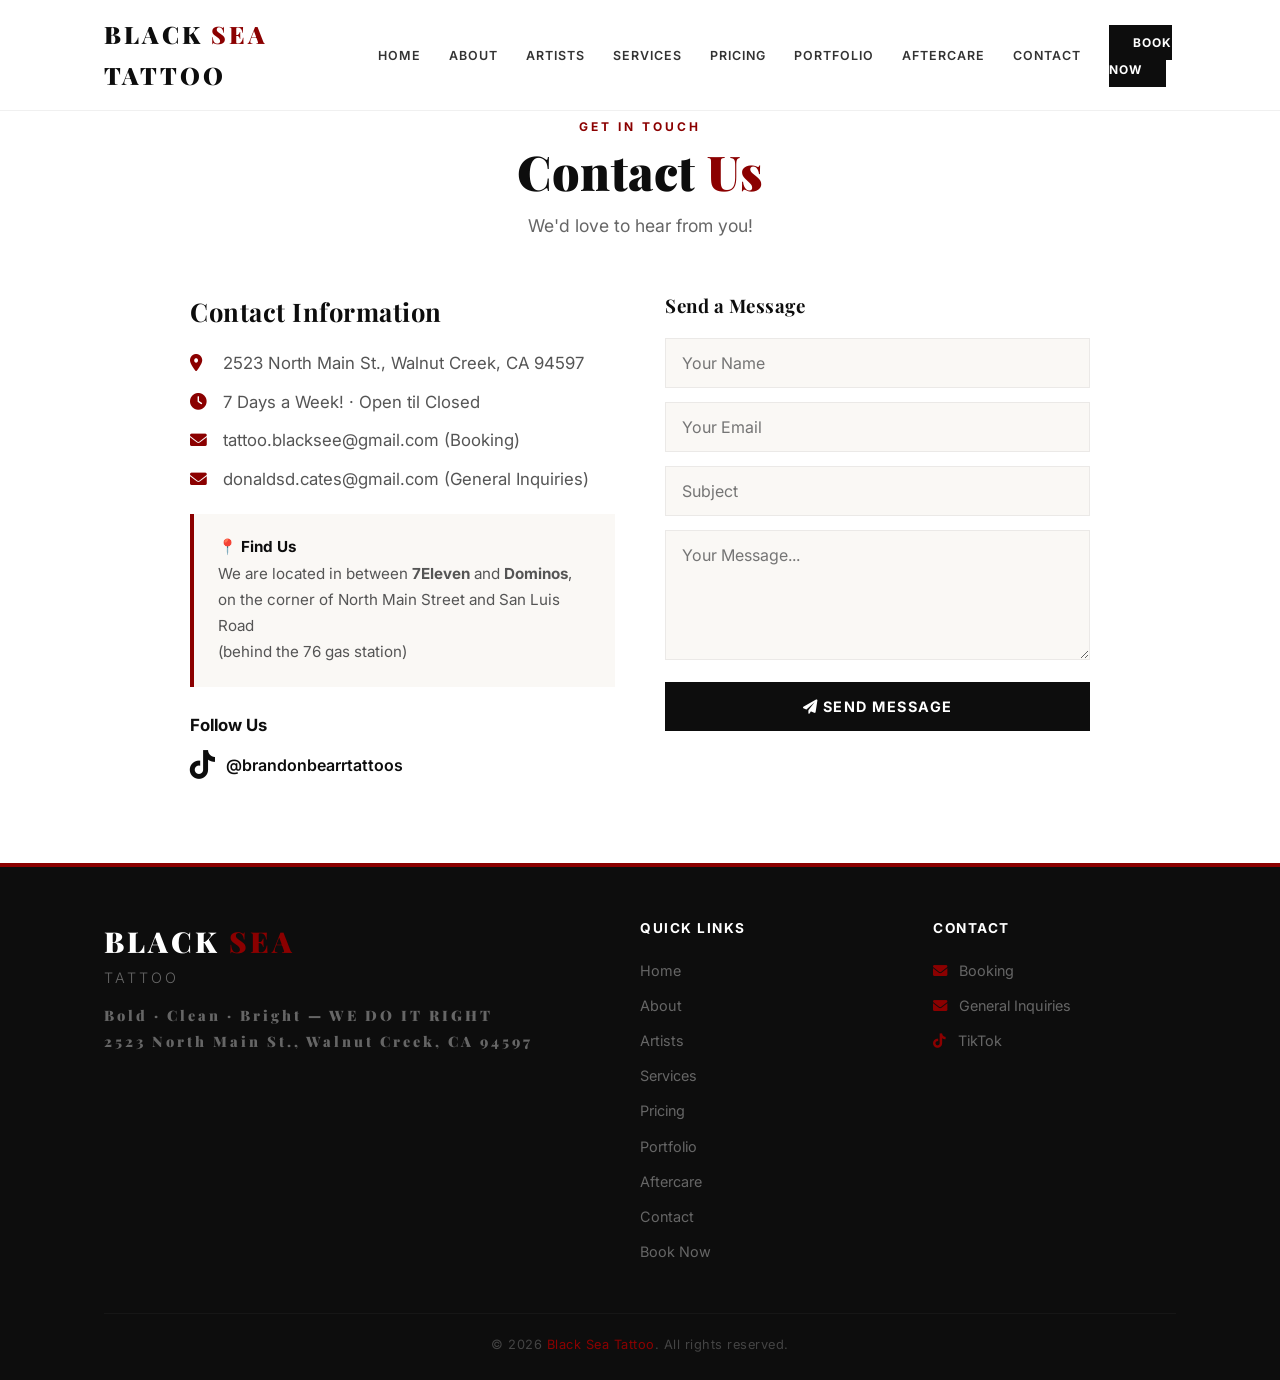
<file: contact.html>
<!DOCTYPE html>
<html lang="en">
<head>
    <meta charset="UTF-8" />
    <meta name="viewport" content="width=device-width, initial-scale=1.0" />
    <title>Black Sea Tattoo — Contact</title>
    <link rel="stylesheet" href="https://cdnjs.cloudflare.com/ajax/libs/font-awesome/6.0.0-beta3/css/all.min.css" />
    <link rel="stylesheet" href="style.css" />
</head>
<body>

    <!-- ===== NAV ===== -->
    <nav>
        <div class="nav-container">
            <div class="nav-logo">BLACK <span>SEA</span> TATTOO</div>
            <button class="hamburger" id="hamburger" aria-label="Menu">
                <span></span><span></span><span></span>
            </button>
            <ul class="nav-links" id="navLinks">
                <li><a href="index.html">Home</a></li>
                <li><a href="about.html">About</a></li>
                <li><a href="artists.html">Artists</a></li>
                <li><a href="services.html">Services</a></li>
                <li><a href="pricing.html">Pricing</a></li>
                <li><a href="portfolio.html">Portfolio</a></li>
                <li><a href="aftercare.html">Aftercare</a></li>
                <li><a href="contact.html">Contact</a></li>
                <li><a href="booking.html" class="btn-nav">Book Now</a></li>
            </ul>
        </div>
    </nav>

    <!-- ===== CONTACT ===== -->
    <section style="padding-top:40px; min-height:70vh;">
        <div class="container">
            <div class="section-header">
                <span class="section-tag">Get In Touch</span>
                <h2 class="section-title">Contact <span>Us</span></h2>
                <p class="section-subtitle">We'd love to hear from you!</p>
            </div>

            <div class="contact-grid">
                <div class="contact-info">
                    <h3>Contact Information</h3>
                    <p><i class="fas fa-map-marker-alt"></i> 2523 North Main St., Walnut Creek, CA 94597</p>
                    <p><i class="fas fa-clock"></i> 7 Days a Week! · Open til Closed</p>
                    <p><i class="fas fa-envelope"></i> tattoo.blacksee@gmail.com (Booking)</p>
                    <p><i class="fas fa-envelope"></i> donaldsd.cates@gmail.com (General Inquiries)</p>

                    <div class="address-box">
                        <p style="font-weight:700; color:#0d0d0d;">📍 Find Us</p>
                        <p style="color:#555; font-size:0.95rem;">
                            We are located in between <strong>7Eleven</strong> and <strong>Dominos</strong>,<br />
                            on the corner of North Main Street and San Luis Road<br />
                            (behind the 76 gas station)
                        </p>
                    </div>

                    <div style="margin-top:24px;">
                        <p style="font-weight:700; color:#0d0d0d; margin-bottom:8px;">Follow Us</p>
                        <a href="https://tiktok.com/@brandonbearrtattoos" target="_blank" class="social-link">
                            <i class="fab fa-tiktok" style="font-size:1.8rem; color:#0d0d0d;"></i> @brandonbearrtattoos
                        </a>
                    </div>
                </div>

                <form class="contact-form" id="contactForm">
                    <h3 style="font-family:'Playfair Display',Georgia,serif; color:#0d0d0d; margin-bottom:16px;">Send a Message</h3>
                    <input type="text" placeholder="Your Name" required />
                    <input type="email" placeholder="Your Email" required />
                    <input type="text" placeholder="Subject" />
                    <textarea rows="4" placeholder="Your Message..." required></textarea>
                    <button type="submit" class="btn-primary" style="width:100%;">
                        <i class="fas fa-paper-plane"></i> Send Message
                    </button>
                </form>
            </div>
        </div>
    </section>

    <!-- ===== FOOTER ===== -->
    <footer>
        <div class="container">
            <div class="footer-grid">
                <div>
                    <div class="footer-brand">
                        BLACK <span>SEA</span>
                        <span class="tagline">TATTOO</span>
                        <p>Bold · Clean · Bright — WE DO IT RIGHT<br />2523 North Main St., Walnut Creek, CA 94597</p>
                    </div>
                </div>
                <div>
                    <h4>Quick Links</h4>
                    <ul class="footer-links">
                        <li><a href="index.html">Home</a></li>
                        <li><a href="about.html">About</a></li>
                        <li><a href="artists.html">Artists</a></li>
                        <li><a href="services.html">Services</a></li>
                        <li><a href="pricing.html">Pricing</a></li>
                        <li><a href="portfolio.html">Portfolio</a></li>
                        <li><a href="aftercare.html">Aftercare</a></li>
                        <li><a href="contact.html">Contact</a></li>
                        <li><a href="booking.html">Book Now</a></li>
                    </ul>
                </div>
                <div>
                    <h4>Contact</h4>
                    <ul class="footer-links">
                        <li><a href="mailto:tattoo.blacksee@gmail.com"><i class="fas fa-envelope"></i> Booking</a></li>
                        <li><a href="mailto:donaldsd.cates@gmail.com"><i class="fas fa-envelope"></i> General Inquiries</a></li>
                        <li><a href="https://tiktok.com/@brandonbearrtattoos" target="_blank"><i class="fab fa-tiktok"></i> TikTok</a></li>
                    </ul>
                </div>
            </div>
            <div class="footer-bottom">
                &copy; 2026 <span>Black Sea Tattoo</span>. All rights reserved.
            </div>
        </div>
    </footer>

    <script src="script.js"></script>
</body>
</html>
</file>
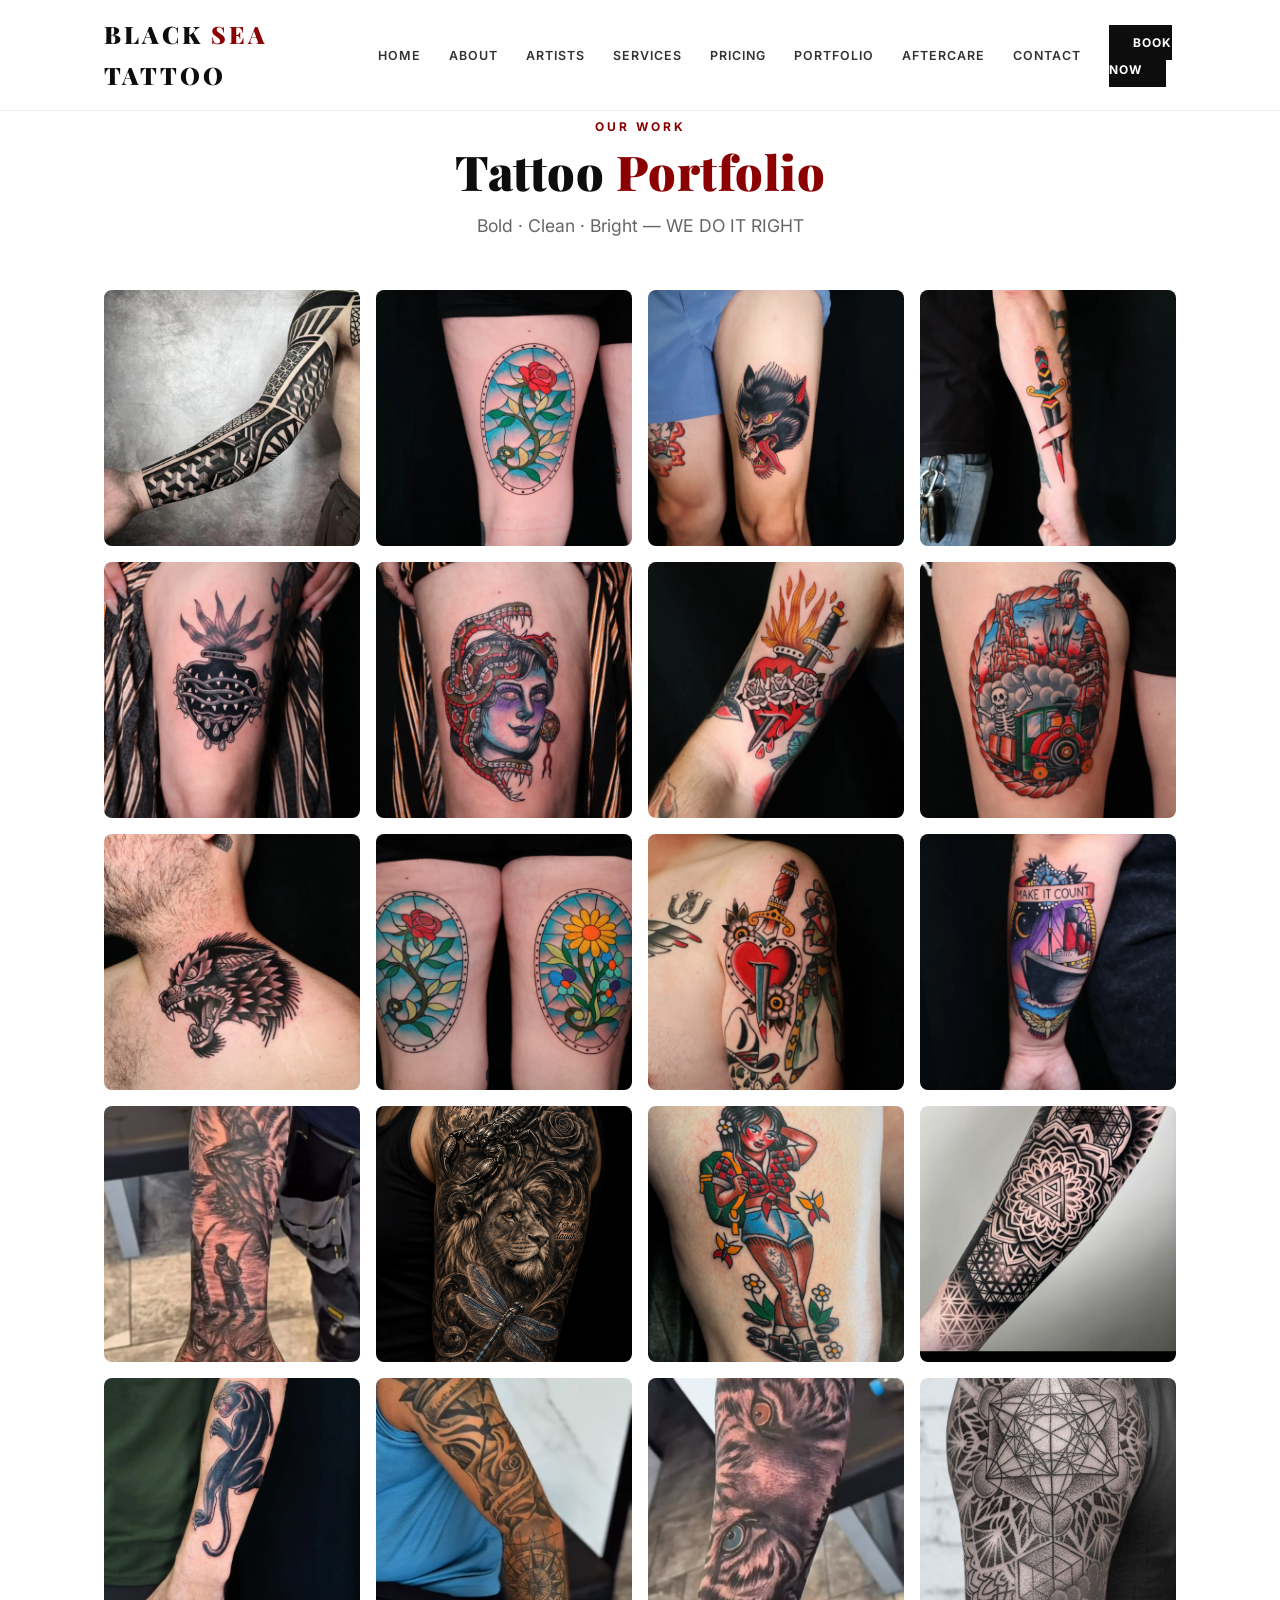
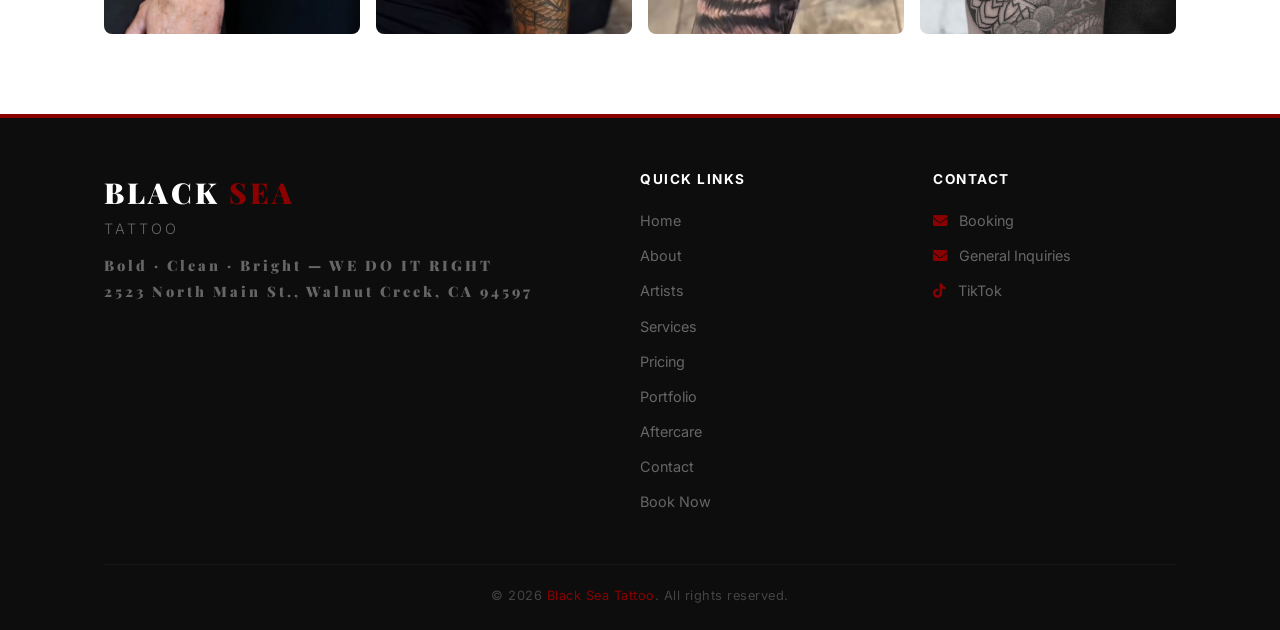
<file: portfolio.html>
<!DOCTYPE html>
<html lang="en">
<head>
    <meta charset="UTF-8" />
    <meta name="viewport" content="width=device-width, initial-scale=1.0" />
    <title>Black Sea Tattoo — Portfolio</title>
    <link rel="stylesheet" href="https://cdnjs.cloudflare.com/ajax/libs/font-awesome/6.0.0-beta3/css/all.min.css" />
    <link rel="stylesheet" href="style.css" />
</head>
<body>

    <!-- ===== NAV ===== -->
    <nav>
        <div class="nav-container">
            <div class="nav-logo">BLACK <span>SEA</span> TATTOO</div>
            <button class="hamburger" id="hamburger" aria-label="Menu">
                <span></span><span></span><span></span>
            </button>
            <ul class="nav-links" id="navLinks">
                <li><a href="index.html">Home</a></li>
                <li><a href="about.html">About</a></li>
                <li><a href="artists.html">Artists</a></li>
                <li><a href="services.html">Services</a></li>
                <li><a href="pricing.html">Pricing</a></li>
                <li><a href="portfolio.html">Portfolio</a></li>
                <li><a href="aftercare.html">Aftercare</a></li>
                <li><a href="contact.html">Contact</a></li>
                <li><a href="booking.html" class="btn-nav">Book Now</a></li>
            </ul>
        </div>
    </nav>

    <!-- ===== PORTFOLIO ===== -->
    <section style="padding-top:40px; min-height:70vh;">
        <div class="container">
            <div class="section-header">
                <span class="section-tag">Our Work</span>
                <h2 class="section-title">Tattoo <span>Portfolio</span></h2>
                <p class="section-subtitle">Bold · Clean · Bright — WE DO IT RIGHT</p>
            </div>

            <div class="portfolio-grid" id="portfolioGrid">
                <!-- Replace with your actual images (portfolio-1.jpg to portfolio-20.jpg) -->
                <div class="portfolio-item"><img src="assets/images/portfolio-1.jpg" alt="Tattoo by Brandon Bear" /></div>
                <div class="portfolio-item"><img src="assets/images/portfolio-2.jpg" alt="Tattoo by Brandon Bear" /></div>
                <div class="portfolio-item"><img src="assets/images/portfolio-3.jpg" alt="Tattoo by Brandon Bear" /></div>
                <div class="portfolio-item"><img src="assets/images/portfolio-4.jpg" alt="Tattoo by Brandon Bear" /></div>
                <div class="portfolio-item"><img src="assets/images/portfolio-5.jpg" alt="Tattoo by Brandon Bear" /></div>
                <div class="portfolio-item"><img src="assets/images/portfolio-6.jpg" alt="Tattoo by Brandon Bear" /></div>
                <div class="portfolio-item"><img src="assets/images/portfolio-7.jpg" alt="Tattoo by Brandon Bear" /></div>
                <div class="portfolio-item"><img src="assets/images/portfolio-8.jpg" alt="Tattoo by Brandon Bear" /></div>
                <div class="portfolio-item"><img src="assets/images/portfolio-9.jpg" alt="Tattoo by Brandon Bear" /></div>
                <div class="portfolio-item"><img src="assets/images/portfolio-10.jpg" alt="Tattoo by Brandon Bear" /></div>
                <div class="portfolio-item"><img src="assets/images/portfolio-11.jpg" alt="Tattoo by Brandon Bear" /></div>
                <div class="portfolio-item"><img src="assets/images/portfolio-12.jpg" alt="Tattoo by Brandon Bear" /></div>
                <div class="portfolio-item"><img src="assets/images/portfolio-13.jpg" alt="Tattoo by Brandon Bear" /></div>
                <div class="portfolio-item"><img src="assets/images/portfolio-14.jpg" alt="Tattoo by Brandon Bear" /></div>
                <div class="portfolio-item"><img src="assets/images/portfolio-15.jpg" alt="Tattoo by Brandon Bear" /></div>
                <div class="portfolio-item"><img src="assets/images/portfolio-16.jpg" alt="Tattoo by Brandon Bear" /></div>
                <div class="portfolio-item"><img src="assets/images/portfolio-17.jpg" alt="Tattoo by Brandon Bear" /></div>
                <div class="portfolio-item"><img src="assets/images/portfolio-18.jpg" alt="Tattoo by Brandon Bear" /></div>
                <div class="portfolio-item"><img src="assets/images/portfolio-19.jpg" alt="Tattoo by Brandon Bear" /></div>
                <div class="portfolio-item"><img src="assets/images/portfolio-20.jpg" alt="Tattoo by Brandon Bear" /></div>
            </div>
        </div>
    </section>

    <!-- ===== FOOTER ===== -->
    <footer>
        <div class="container">
            <div class="footer-grid">
                <div>
                    <div class="footer-brand">
                        BLACK <span>SEA</span>
                        <span class="tagline">TATTOO</span>
                        <p>Bold · Clean · Bright — WE DO IT RIGHT<br />2523 North Main St., Walnut Creek, CA 94597</p>
                    </div>
                </div>
                <div>
                    <h4>Quick Links</h4>
                    <ul class="footer-links">
                        <li><a href="index.html">Home</a></li>
                        <li><a href="about.html">About</a></li>
                        <li><a href="artists.html">Artists</a></li>
                        <li><a href="services.html">Services</a></li>
                        <li><a href="pricing.html">Pricing</a></li>
                        <li><a href="portfolio.html">Portfolio</a></li>
                        <li><a href="aftercare.html">Aftercare</a></li>
                        <li><a href="contact.html">Contact</a></li>
                        <li><a href="booking.html">Book Now</a></li>
                    </ul>
                </div>
                <div>
                    <h4>Contact</h4>
                    <ul class="footer-links">
                        <li><a href="mailto:tattoo.blacksee@gmail.com"><i class="fas fa-envelope"></i> Booking</a></li>
                        <li><a href="mailto:donaldsd.cates@gmail.com"><i class="fas fa-envelope"></i> General Inquiries</a></li>
                        <li><a href="https://tiktok.com/@brandonbearrtattoos" target="_blank"><i class="fab fa-tiktok"></i> TikTok</a></li>
                    </ul>
                </div>
            </div>
            <div class="footer-bottom">
                &copy; 2026 <span>Black Sea Tattoo</span>. All rights reserved.
            </div>
        </div>
    </footer>

    <script src="script.js"></script>
</body>
</html>
</file>
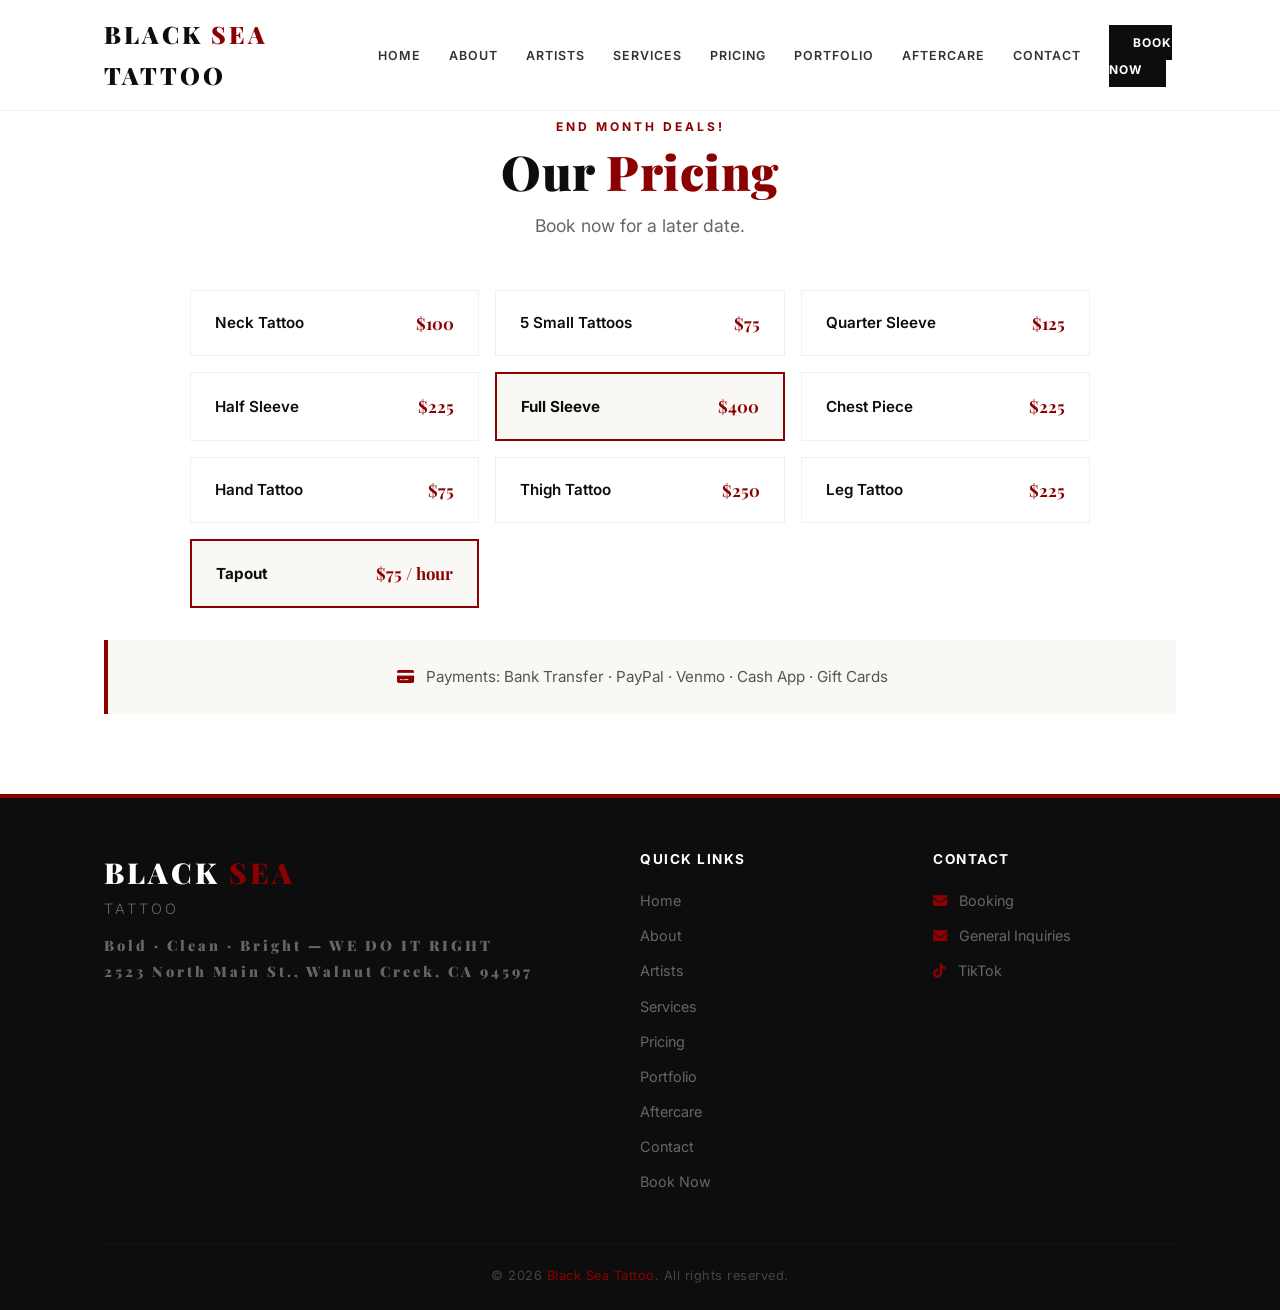
<file: pricing.html>
<!DOCTYPE html>
<html lang="en">
<head>
    <meta charset="UTF-8" />
    <meta name="viewport" content="width=device-width, initial-scale=1.0" />
    <title>Black Sea Tattoo — Pricing</title>
    <link rel="stylesheet" href="https://cdnjs.cloudflare.com/ajax/libs/font-awesome/6.0.0-beta3/css/all.min.css" />
    <link rel="stylesheet" href="style.css" />
</head>
<body>

    <!-- ===== NAV ===== -->
    <nav>
        <div class="nav-container">
            <div class="nav-logo">BLACK <span>SEA</span> TATTOO</div>
            <button class="hamburger" id="hamburger" aria-label="Menu">
                <span></span><span></span><span></span>
            </button>
            <ul class="nav-links" id="navLinks">
                <li><a href="index.html">Home</a></li>
                <li><a href="about.html">About</a></li>
                <li><a href="artists.html">Artists</a></li>
                <li><a href="services.html">Services</a></li>
                <li><a href="pricing.html">Pricing</a></li>
                <li><a href="portfolio.html">Portfolio</a></li>
                <li><a href="aftercare.html">Aftercare</a></li>
                <li><a href="contact.html">Contact</a></li>
                <li><a href="booking.html" class="btn-nav">Book Now</a></li>
            </ul>
        </div>
    </nav>

    <!-- ===== PRICING ===== -->
    <section style="padding-top:40px; min-height:70vh;">
        <div class="container">
            <div class="section-header">
                <span class="section-tag">End Month Deals!</span>
                <h2 class="section-title">Our <span>Pricing</span></h2>
                <p class="section-subtitle">Book now for a later date.</p>
            </div>

            <div class="pricing-grid">
                <div class="pricing-item">
                    <span class="service-name">Neck Tattoo</span>
                    <span class="service-price">$100</span>
                </div>
                <div class="pricing-item">
                    <span class="service-name">5 Small Tattoos</span>
                    <span class="service-price">$75</span>
                </div>
                <div class="pricing-item">
                    <span class="service-name">Quarter Sleeve</span>
                    <span class="service-price">$125</span>
                </div>
                <div class="pricing-item">
                    <span class="service-name">Half Sleeve</span>
                    <span class="service-price">$225</span>
                </div>
                <div class="pricing-item featured">
                    <span class="service-name">Full Sleeve</span>
                    <span class="service-price">$400</span>
                </div>
                <div class="pricing-item">
                    <span class="service-name">Chest Piece</span>
                    <span class="service-price">$225</span>
                </div>
                <div class="pricing-item">
                    <span class="service-name">Hand Tattoo</span>
                    <span class="service-price">$75</span>
                </div>
                <div class="pricing-item">
                    <span class="service-name">Thigh Tattoo</span>
                    <span class="service-price">$250</span>
                </div>
                <div class="pricing-item">
                    <span class="service-name">Leg Tattoo</span>
                    <span class="service-price">$225</span>
                </div>
                <div class="pricing-item featured">
                    <span class="service-name">Tapout</span>
                    <span class="service-price">$75 / hour</span>
                </div>
            </div>

            <div class="pricing-note">
                <p>
                    <i class="fas fa-credit-card"></i>
                    Payments: Bank Transfer · PayPal · Venmo · Cash App · Gift Cards
                </p>
            </div>
        </div>
    </section>

    <!-- ===== FOOTER ===== -->
    <footer>
        <div class="container">
            <div class="footer-grid">
                <div>
                    <div class="footer-brand">
                        BLACK <span>SEA</span>
                        <span class="tagline">TATTOO</span>
                        <p>Bold · Clean · Bright — WE DO IT RIGHT<br />2523 North Main St., Walnut Creek, CA 94597</p>
                    </div>
                </div>
                <div>
                    <h4>Quick Links</h4>
                    <ul class="footer-links">
                        <li><a href="index.html">Home</a></li>
                        <li><a href="about.html">About</a></li>
                        <li><a href="artists.html">Artists</a></li>
                        <li><a href="services.html">Services</a></li>
                        <li><a href="pricing.html">Pricing</a></li>
                        <li><a href="portfolio.html">Portfolio</a></li>
                        <li><a href="aftercare.html">Aftercare</a></li>
                        <li><a href="contact.html">Contact</a></li>
                        <li><a href="booking.html">Book Now</a></li>
                    </ul>
                </div>
                <div>
                    <h4>Contact</h4>
                    <ul class="footer-links">
                        <li><a href="mailto:tattoo.blacksee@gmail.com"><i class="fas fa-envelope"></i> Booking</a></li>
                        <li><a href="mailto:donaldsd.cates@gmail.com"><i class="fas fa-envelope"></i> General Inquiries</a></li>
                        <li><a href="https://tiktok.com/@brandonbearrtattoos" target="_blank"><i class="fab fa-tiktok"></i> TikTok</a></li>
                    </ul>
                </div>
            </div>
            <div class="footer-bottom">
                &copy; 2026 <span>Black Sea Tattoo</span>. All rights reserved.
            </div>
        </div>
    </footer>

    <script src="script.js"></script>
</body>
</html>
</file>
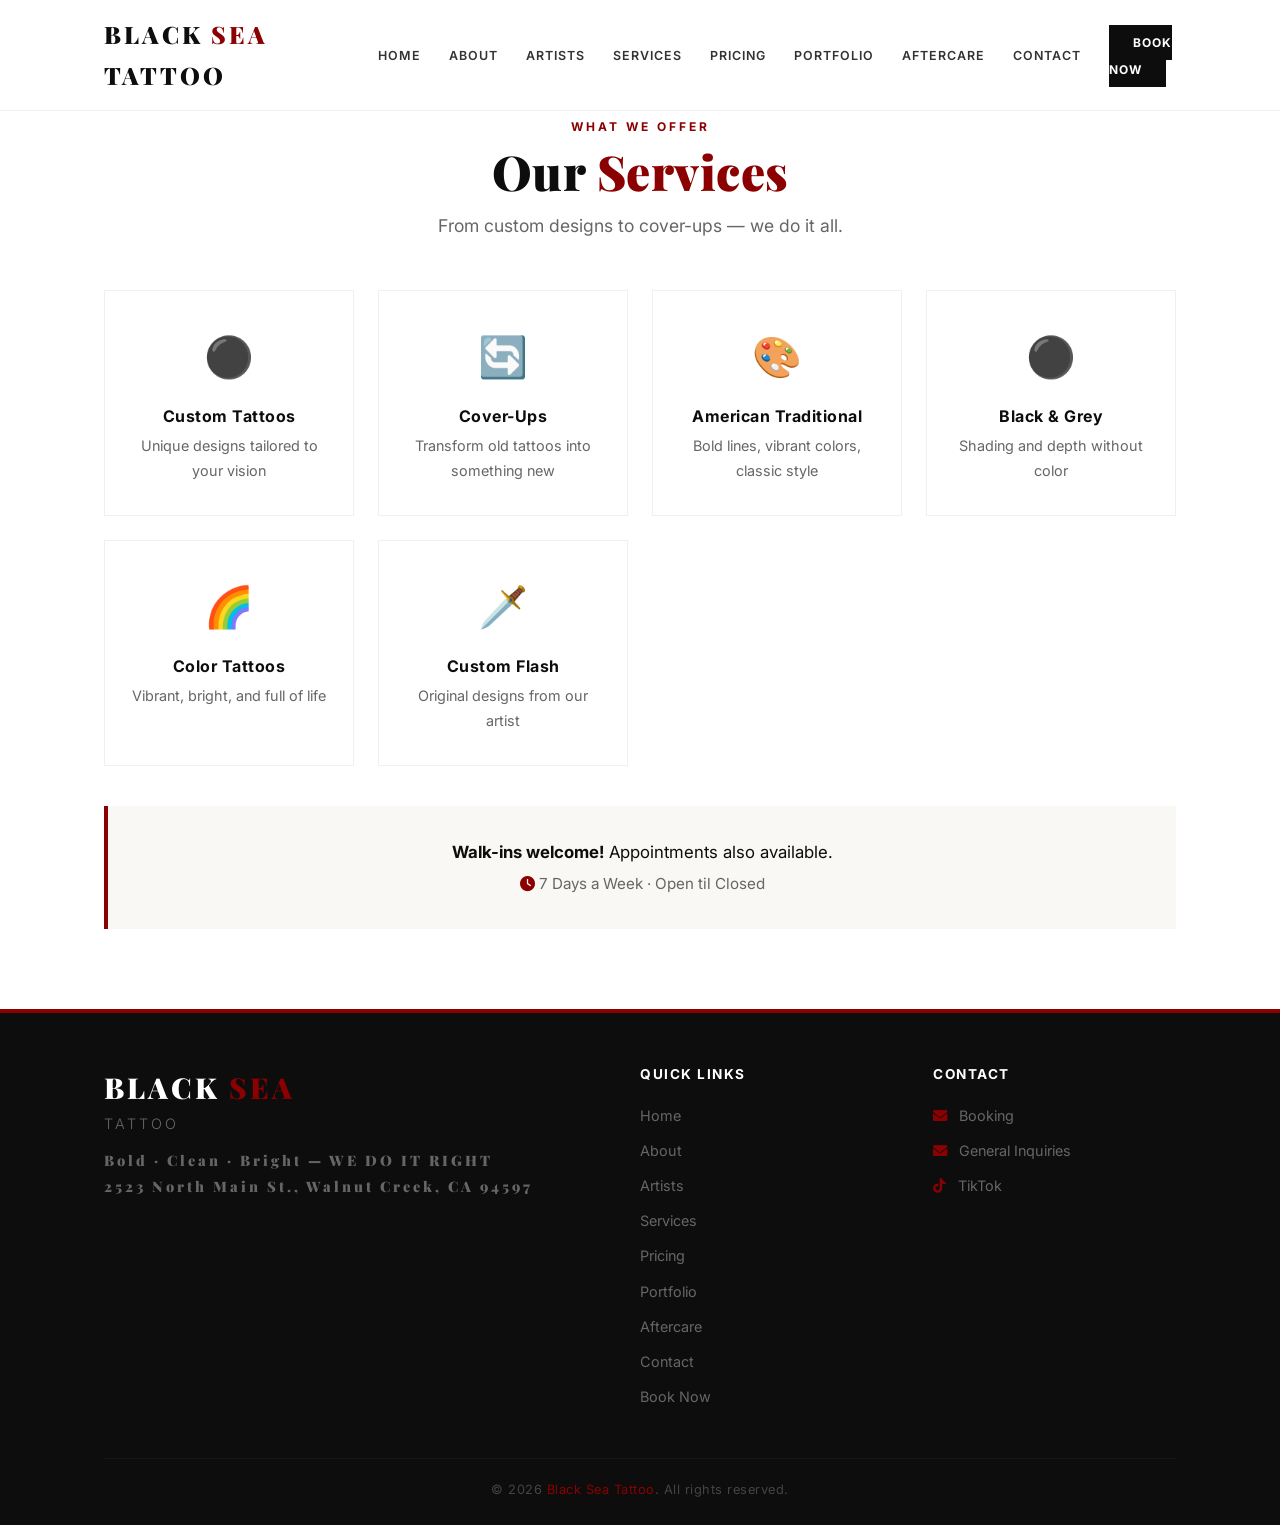
<file: services.html>
<!DOCTYPE html>
<html lang="en">
<head>
    <meta charset="UTF-8" />
    <meta name="viewport" content="width=device-width, initial-scale=1.0" />
    <title>Black Sea Tattoo — Services</title>
    <link rel="stylesheet" href="https://cdnjs.cloudflare.com/ajax/libs/font-awesome/6.0.0-beta3/css/all.min.css" />
    <link rel="stylesheet" href="style.css" />
</head>
<body>

    <!-- ===== NAV ===== -->
    <nav>
        <div class="nav-container">
            <div class="nav-logo">BLACK <span>SEA</span> TATTOO</div>
            <button class="hamburger" id="hamburger" aria-label="Menu">
                <span></span><span></span><span></span>
            </button>
            <ul class="nav-links" id="navLinks">
                <li><a href="index.html">Home</a></li>
                <li><a href="about.html">About</a></li>
                <li><a href="artists.html">Artists</a></li>
                <li><a href="services.html">Services</a></li>
                <li><a href="pricing.html">Pricing</a></li>
                <li><a href="portfolio.html">Portfolio</a></li>
                <li><a href="aftercare.html">Aftercare</a></li>
                <li><a href="contact.html">Contact</a></li>
                <li><a href="booking.html" class="btn-nav">Book Now</a></li>
            </ul>
        </div>
    </nav>

    <!-- ===== SERVICES ===== -->
    <section style="padding-top:40px; min-height:70vh;">
        <div class="container">
            <div class="section-header">
                <span class="section-tag">What We Offer</span>
                <h2 class="section-title">Our <span>Services</span></h2>
                <p class="section-subtitle">From custom designs to cover-ups — we do it all.</p>
            </div>

            <div class="services-grid">
                <div class="service-card">
                    <span class="icon">⚫</span>
                    <h4>Custom Tattoos</h4>
                    <p>Unique designs tailored to your vision</p>
                </div>
                <div class="service-card">
                    <span class="icon">🔄</span>
                    <h4>Cover-Ups</h4>
                    <p>Transform old tattoos into something new</p>
                </div>
                <div class="service-card">
                    <span class="icon">🎨</span>
                    <h4>American Traditional</h4>
                    <p>Bold lines, vibrant colors, classic style</p>
                </div>
                <div class="service-card">
                    <span class="icon">⚫</span>
                    <h4>Black &amp; Grey</h4>
                    <p>Shading and depth without color</p>
                </div>
                <div class="service-card">
                    <span class="icon">🌈</span>
                    <h4>Color Tattoos</h4>
                    <p>Vibrant, bright, and full of life</p>
                </div>
                <div class="service-card">
                    <span class="icon">🗡️</span>
                    <h4>Custom Flash</h4>
                    <p>Original designs from our artist</p>
                </div>
            </div>

            <div style="text-align:center; margin-top:40px; padding:32px; background:#faf8f5; border-left:4px solid #8b0000;">
                <p style="color:#0d0d0d; font-size:1.05rem; margin:0;">
                    <strong>Walk-ins welcome!</strong> Appointments also available.
                </p>
                <p style="color:#666; font-size:0.95rem; margin-top:4px;">
                    <i class="fas fa-clock" style="color:#8b0000;"></i> 7 Days a Week · Open til Closed
                </p>
            </div>
        </div>
    </section>

    <!-- ===== FOOTER ===== -->
    <footer>
        <div class="container">
            <div class="footer-grid">
                <div>
                    <div class="footer-brand">
                        BLACK <span>SEA</span>
                        <span class="tagline">TATTOO</span>
                        <p>Bold · Clean · Bright — WE DO IT RIGHT<br />2523 North Main St., Walnut Creek, CA 94597</p>
                    </div>
                </div>
                <div>
                    <h4>Quick Links</h4>
                    <ul class="footer-links">
                        <li><a href="index.html">Home</a></li>
                        <li><a href="about.html">About</a></li>
                        <li><a href="artists.html">Artists</a></li>
                        <li><a href="services.html">Services</a></li>
                        <li><a href="pricing.html">Pricing</a></li>
                        <li><a href="portfolio.html">Portfolio</a></li>
                        <li><a href="aftercare.html">Aftercare</a></li>
                        <li><a href="contact.html">Contact</a></li>
                        <li><a href="booking.html">Book Now</a></li>
                    </ul>
                </div>
                <div>
                    <h4>Contact</h4>
                    <ul class="footer-links">
                        <li><a href="mailto:tattoo.blacksee@gmail.com"><i class="fas fa-envelope"></i> Booking</a></li>
                        <li><a href="mailto:donaldsd.cates@gmail.com"><i class="fas fa-envelope"></i> General Inquiries</a></li>
                        <li><a href="https://tiktok.com/@brandonbearrtattoos" target="_blank"><i class="fab fa-tiktok"></i> TikTok</a></li>
                    </ul>
                </div>
            </div>
            <div class="footer-bottom">
                &copy; 2026 <span>Black Sea Tattoo</span>. All rights reserved.
            </div>
        </div>
    </footer>

    <script src="script.js"></script>
</body>
</html>
</file>
<file: style.css>
/* ============================================================
   BLACK SEA TATTOO — PREMIUM STYLES
   White · Black · Dark Red (#8b0000)
   ============================================================ */

/* ===== GOOGLE FONTS ===== */
@import url('https://fonts.googleapis.com/css2?family=Playfair+Display:ital,wght@0,400;0,700;0,900;1,700&family=Inter:wght@300;400;500;600;700;800&display=swap');

/* ===== RESET & BASE ===== */
* {
    margin: 0;
    padding: 0;
    box-sizing: border-box;
}

html {
    scroll-behavior: smooth;
}

body {
    font-family: 'Inter', -apple-system, BlinkMacSystemFont, sans-serif;
    background: #ffffff;
    color: #1a1a1a;
    line-height: 1.7;
    padding-top: 72px;
    -webkit-font-smoothing: antialiased;
}

a {
    text-decoration: none;
    color: inherit;
    transition: all 0.3s ease;
}

img {
    max-width: 100%;
    display: block;
}

.container {
    max-width: 1120px;
    margin: 0 auto;
    padding: 0 24px;
}

/* ============================================================
   TYPOGRAPHY
   ============================================================ */

h1, h2, h3, h4, h5 {
    font-family: 'Playfair Display', Georgia, serif;
    font-weight: 700;
    letter-spacing: 0.5px;
}

.section-tag {
    font-size: 0.75rem;
    font-weight: 700;
    text-transform: uppercase;
    letter-spacing: 3px;
    color: #8b0000;
    display: inline-block;
    margin-bottom: 8px;
}

.section-title {
    font-size: 3rem;
    font-weight: 900;
    color: #0d0d0d;
    line-height: 1.1;
    margin-bottom: 12px;
}

.section-title span {
    color: #8b0000;
}

.section-subtitle {
    font-size: 1.1rem;
    color: #666;
    max-width: 580px;
    margin: 0 auto 48px;
    text-align: center;
    font-weight: 400;
    line-height: 1.8;
}

/* ============================================================
   BUTTONS
   ============================================================ */

.btn-primary {
    display: inline-block;
    background: #0d0d0d;
    color: #fff;
    padding: 16px 40px;
    border: none;
    border-radius: 0;
    font-family: 'Inter', sans-serif;
    font-weight: 700;
    font-size: 0.9rem;
    letter-spacing: 1.5px;
    text-transform: uppercase;
    cursor: pointer;
    transition: all 0.3s ease;
}

.btn-primary:hover {
    background: #8b0000;
    transform: translateY(-3px);
    box-shadow: 0 12px 40px rgba(139, 0, 0, 0.25);
}

.btn-secondary {
    display: inline-block;
    background: transparent;
    color: #0d0d0d;
    padding: 14px 36px;
    border: 2px solid #0d0d0d;
    border-radius: 0;
    font-family: 'Inter', sans-serif;
    font-weight: 700;
    font-size: 0.9rem;
    letter-spacing: 1.5px;
    text-transform: uppercase;
    cursor: pointer;
    transition: all 0.3s ease;
}

.btn-secondary:hover {
    background: #0d0d0d;
    color: #fff;
    transform: translateY(-3px);
}

.btn-outline-light {
    display: inline-block;
    background: transparent;
    color: #fff;
    padding: 12px 30px;
    border: 2px solid rgba(255,255,255,0.3);
    border-radius: 0;
    font-family: 'Inter', sans-serif;
    font-weight: 600;
    font-size: 0.85rem;
    letter-spacing: 1px;
    text-transform: uppercase;
    cursor: pointer;
    transition: all 0.3s ease;
}

.btn-outline-light:hover {
    background: #fff;
    color: #0d0d0d;
    border-color: #fff;
}

/* ============================================================
   NAVIGATION
   ============================================================ */

nav {
    position: fixed;
    top: 0;
    left: 0;
    width: 100%;
    background: rgba(255, 255, 255, 0.97);
    backdrop-filter: blur(12px);
    border-bottom: 1px solid rgba(0, 0, 0, 0.06);
    z-index: 1000;
    padding: 14px 0;
    transition: all 0.3s ease;
}

nav.scrolled {
    box-shadow: 0 4px 30px rgba(0, 0, 0, 0.06);
}

.nav-container {
    display: flex;
    justify-content: space-between;
    align-items: center;
    max-width: 1120px;
    margin: 0 auto;
    padding: 0 24px;
}

.nav-logo {
    font-family: 'Playfair Display', Georgia, serif;
    font-size: 1.5rem;
    font-weight: 900;
    color: #0d0d0d;
    letter-spacing: 3px;
}

.nav-logo span {
    color: #8b0000;
}

.nav-links {
    display: flex;
    gap: 28px;
    list-style: none;
    align-items: center;
}

.nav-links a {
    font-family: 'Inter', sans-serif;
    font-size: 0.78rem;
    font-weight: 600;
    color: #333;
    letter-spacing: 1px;
    text-transform: uppercase;
    transition: color 0.3s ease;
    position: relative;
}

.nav-links a::after {
    content: '';
    position: absolute;
    bottom: -4px;
    left: 0;
    width: 0;
    height: 2px;
    background: #8b0000;
    transition: width 0.3s ease;
}

.nav-links a:hover {
    color: #8b0000;
}

.nav-links a:hover::after {
    width: 100%;
}

.nav-links .btn-nav {
    background: #0d0d0d;
    color: #fff;
    padding: 10px 24px;
    border-radius: 0;
    font-weight: 700;
    font-size: 0.75rem;
    letter-spacing: 1px;
}

.nav-links .btn-nav::after {
    display: none;
}

.nav-links .btn-nav:hover {
    background: #8b0000;
    color: #fff;
}

.hamburger {
    display: none;
    flex-direction: column;
    gap: 5px;
    background: none;
    border: none;
    cursor: pointer;
    padding: 4px;
}

.hamburger span {
    width: 28px;
    height: 2px;
    background: #0d0d0d;
    border-radius: 2px;
    transition: all 0.3s ease;
}

.hamburger.active span:nth-child(1) {
    transform: rotate(45deg) translate(5px, 5px);
}

.hamburger.active span:nth-child(2) {
    opacity: 0;
}

.hamburger.active span:nth-child(3) {
    transform: rotate(-45deg) translate(5px, -5px);
}

/* ============================================================
   HERO
   ============================================================ */

#hero {
    min-height: 85vh;
    display: flex;
    align-items: center;
    text-align: center;
    background: #ffffff;
    padding: 40px 0;
    position: relative;
}

#hero .hero-content {
    max-width: 800px;
    margin: 0 auto;
}

#hero .hero-badge {
    display: inline-block;
    font-size: 0.7rem;
    font-weight: 700;
    text-transform: uppercase;
    letter-spacing: 4px;
    color: #8b0000;
    border: 1px solid rgba(139, 0, 0, 0.15);
    padding: 6px 20px;
    margin-bottom: 24px;
}

#hero .brand {
    font-family: 'Playfair Display', Georgia, serif;
    font-size: 6rem;
    font-weight: 900;
    color: #0d0d0d;
    letter-spacing: 8px;
    line-height: 1;
}

#hero .brand span {
    color: #8b0000;
}

#hero .sub-brand {
    font-family: 'Playfair Display', Georgia, serif;
    font-size: 1.6rem;
    color: #666;
    letter-spacing: 12px;
    font-weight: 300;
    margin-top: 4px;
}

#hero .tagline {
    font-family: 'Playfair Display', Georgia, serif;
    font-size: 1.8rem;
    color: #0d0d0d;
    margin-top: 20px;
    font-weight: 700;
    letter-spacing: 2px;
}

#hero .tagline span {
    color: #8b0000;
}

#hero .info-line {
    font-size: 1.05rem;
    color: #555;
    margin-top: 10px;
    letter-spacing: 1px;
    font-weight: 400;
}

#hero .info-line i {
    color: #8b0000;
    margin-right: 6px;
}

#hero .info-line .separator {
    margin: 0 12px;
    color: #ccc;
}

#hero .hero-actions {
    margin-top: 36px;
    display: flex;
    gap: 16px;
    justify-content: center;
    flex-wrap: wrap;
}

/* ============================================================
   SECTIONS
   ============================================================ */

section {
    padding: 80px 0;
}

section.alt-bg {
    background: #faf8f5;
}

.section-header {
    text-align: center;
    margin-bottom: 48px;
}

.section-header .section-tag {
    color: #8b0000;
}

.section-header .section-title {
    margin-bottom: 12px;
}

.section-header .section-subtitle {
    margin: 0 auto;
}

/* ============================================================
   ABOUT
   ============================================================ */

.about-grid {
    display: grid;
    grid-template-columns: 1fr 1fr;
    gap: 60px;
    align-items: center;
}

.about-image img {
    width: 100%;
    border-radius: 8px;
    box-shadow: 0 20px 60px rgba(0, 0, 0, 0.06);
}

.about-text h3 {
    font-size: 1.8rem;
    color: #0d0d0d;
    margin-bottom: 16px;
}

.about-text p {
    color: #555;
    font-size: 1.05rem;
    line-height: 1.9;
    margin-bottom: 16px;
}

.about-text .highlight {
    color: #8b0000;
    font-weight: 700;
}

.about-text .about-location {
    background: #faf8f5;
    padding: 20px 24px;
    border-left: 4px solid #8b0000;
    margin-top: 20px;
}

.about-text .about-location p {
    margin-bottom: 0;
    font-size: 0.95rem;
    color: #444;
}

/* ============================================================
   ARTISTS
   ============================================================ */

.artist-profile {
    display: grid;
    grid-template-columns: 1fr 1.5fr;
    gap: 50px;
    max-width: 980px;
    margin: 0 auto;
    background: #ffffff;
    padding: 48px;
    border-radius: 12px;
    box-shadow: 0 4px 30px rgba(0, 0, 0, 0.04);
    border: 1px solid rgba(0, 0, 0, 0.04);
}

.artist-image {
    position: relative;
}

.artist-image img {
    width: 100%;
    border-radius: 8px;
    border: 3px solid #0d0d0d;
}

.artist-image .tiktok-link {
    position: absolute;
    bottom: 16px;
    right: 16px;
    background: #0d0d0d;
    color: #fff;
    padding: 10px 18px;
    font-size: 0.85rem;
    font-weight: 600;
    display: flex;
    align-items: center;
    gap: 8px;
    border-radius: 4px;
    transition: all 0.3s ease;
}

.artist-image .tiktok-link:hover {
    background: #8b0000;
    transform: scale(1.05);
}

.artist-info h3 {
    font-size: 2.2rem;
    color: #0d0d0d;
    margin-bottom: 2px;
}

.artist-info .title {
    color: #8b0000;
    font-weight: 600;
    font-size: 1rem;
    letter-spacing: 1px;
    margin-bottom: 16px;
    display: block;
}

.artist-info p {
    color: #555;
    font-size: 1rem;
    line-height: 1.8;
    margin-bottom: 12px;
}

.artist-info .bio-section {
    margin-top: 16px;
    padding-top: 16px;
    border-top: 1px solid #eee;
}

.artist-info .bio-section h4 {
    font-family: 'Inter', sans-serif;
    font-size: 0.85rem;
    font-weight: 700;
    color: #8b0000;
    text-transform: uppercase;
    letter-spacing: 1px;
    margin-bottom: 4px;
}

/* ============================================================
   SERVICES
   ============================================================ */

.services-grid {
    display: grid;
    grid-template-columns: repeat(auto-fit, minmax(200px, 1fr));
    gap: 24px;
}

.service-card {
    background: #ffffff;
    padding: 32px 24px;
    border: 1px solid rgba(0, 0, 0, 0.06);
    text-align: center;
    transition: all 0.3s ease;
}

.service-card:hover {
    border-color: #8b0000;
    transform: translateY(-6px);
    box-shadow: 0 12px 40px rgba(0, 0, 0, 0.04);
}

.service-card .icon {
    font-size: 2.5rem;
    display: block;
    margin-bottom: 12px;
}

.service-card h4 {
    font-family: 'Inter', sans-serif;
    font-size: 1rem;
    font-weight: 700;
    color: #0d0d0d;
    letter-spacing: 0.5px;
}

.service-card p {
    color: #666;
    font-size: 0.9rem;
    margin-top: 4px;
}

/* ============================================================
   PRICING
   ============================================================ */

.pricing-grid {
    display: grid;
    grid-template-columns: repeat(auto-fit, minmax(240px, 1fr));
    gap: 16px;
    max-width: 900px;
    margin: 0 auto;
}

.pricing-item {
    display: flex;
    justify-content: space-between;
    align-items: center;
    padding: 18px 24px;
    background: #ffffff;
    border: 1px solid rgba(0, 0, 0, 0.06);
    transition: all 0.3s ease;
}

.pricing-item:hover {
    border-color: #8b0000;
    background: #faf8f5;
}

.pricing-item .service-name {
    font-weight: 600;
    color: #0d0d0d;
    font-size: 0.95rem;
}

.pricing-item .service-price {
    font-weight: 700;
    color: #8b0000;
    font-size: 1.05rem;
    font-family: 'Playfair Display', Georgia, serif;
}

.pricing-item.featured {
    border-color: #8b0000;
    border-width: 2px;
    background: #faf8f5;
}

.pricing-item.featured .service-name {
    font-weight: 700;
}

.pricing-note {
    text-align: center;
    margin-top: 32px;
    padding: 24px;
    background: #faf8f5;
    border-left: 4px solid #8b0000;
}

.pricing-note p {
    color: #555;
    font-size: 0.95rem;
    margin: 0;
}

.pricing-note i {
    color: #8b0000;
    margin-right: 8px;
}

/* ============================================================
   PORTFOLIO
   ============================================================ */

.portfolio-grid {
    display: grid;
    grid-template-columns: repeat(auto-fit, minmax(220px, 1fr));
    gap: 16px;
}

.portfolio-item {
    aspect-ratio: 1;
    background: #f0eee9;
    border-radius: 8px;
    overflow: hidden;
    position: relative;
    cursor: pointer;
    transition: all 0.3s ease;
}

.portfolio-item img {
    width: 100%;
    height: 100%;
    object-fit: cover;
    transition: transform 0.3s ease;
}

.portfolio-item:hover img {
    transform: scale(1.04);
}

.portfolio-item .overlay {
    position: absolute;
    top: 0;
    left: 0;
    width: 100%;
    height: 100%;
    background: rgba(13, 13, 13, 0.4);
    opacity: 0;
    transition: opacity 0.3s ease;
    display: flex;
    align-items: center;
    justify-content: center;
}

.portfolio-item:hover .overlay {
    opacity: 1;
}

.portfolio-item .overlay i {
    color: #fff;
    font-size: 2rem;
}

.portfolio-item .placeholder {
    width: 100%;
    height: 100%;
    display: flex;
    align-items: center;
    justify-content: center;
    color: #999;
    font-size: 0.9rem;
    font-weight: 600;
}

/* ============================================================
   AFTERCARE
   ============================================================ */

.aftercare-grid {
    display: grid;
    grid-template-columns: 1fr 1fr;
    gap: 30px;
    max-width: 900px;
    margin: 0 auto;
}

.aftercare-box {
    background: #ffffff;
    padding: 32px;
    border: 1px solid rgba(0, 0, 0, 0.06);
}

.aftercare-box h4 {
    font-size: 1.2rem;
    color: #0d0d0d;
    margin-bottom: 12px;
    font-family: 'Playfair Display', Georgia, serif;
}

.aftercare-box ul {
    list-style: none;
    padding: 0;
}

.aftercare-box ul li {
    padding: 8px 0;
    color: #555;
    font-size: 0.95rem;
    border-bottom: 1px solid rgba(0, 0, 0, 0.04);
}

.aftercare-box ul li:last-child {
    border-bottom: none;
}

.aftercare-box ul li::before {
    content: "▸ ";
    color: #8b0000;
    font-weight: 700;
}

.aftercare-box .warning {
    color: #8b0000;
    font-weight: 700;
}

.aftercare-box.full-width {
    grid-column: 1 / -1;
}

.aftercare-box.warning-box {
    border-left: 4px solid #8b0000;
    background: #faf8f5;
}

/* ============================================================
   CONTACT
   ============================================================ */

.contact-grid {
    display: grid;
    grid-template-columns: 1fr 1fr;
    gap: 50px;
    max-width: 900px;
    margin: 0 auto;
}

.contact-info h3 {
    font-size: 1.6rem;
    color: #0d0d0d;
    margin-bottom: 16px;
}

.contact-info p {
    color: #555;
    font-size: 1.05rem;
    margin-bottom: 10px;
}

.contact-info i {
    color: #8b0000;
    width: 28px;
}

.contact-info .address-box {
    background: #faf8f5;
    padding: 20px 24px;
    border-left: 4px solid #8b0000;
    margin-top: 20px;
}

.contact-info .address-box p {
    margin-bottom: 2px;
    font-size: 0.95rem;
}

.contact-info .social-link {
    display: inline-flex;
    align-items: center;
    gap: 8px;
    color: #0d0d0d;
    font-weight: 600;
    margin-top: 4px;
    transition: color 0.3s ease;
}

.contact-info .social-link:hover {
    color: #8b0000;
}

.contact-form input,
.contact-form textarea {
    width: 100%;
    padding: 14px 16px;
    background: #faf8f5;
    border: 1px solid rgba(0, 0, 0, 0.06);
    border-radius: 0;
    color: #0d0d0d;
    font-size: 1rem;
    margin-bottom: 14px;
    font-family: 'Inter', sans-serif;
    transition: border-color 0.3s ease;
}

.contact-form input:focus,
.contact-form textarea:focus {
    outline: none;
    border-color: #8b0000;
}

.contact-form textarea {
    min-height: 130px;
    resize: vertical;
}

/* ============================================================
   BOOKING
   ============================================================ */

.booking-wrapper {
    max-width: 700px;
    margin: 0 auto;
}

.booking-card {
    background: #ffffff;
    padding: 40px;
    border: 1px solid rgba(0, 0, 0, 0.06);
    margin-bottom: 24px;
}

.booking-card h3 {
    font-family: 'Playfair Display', Georgia, serif;
    font-size: 1.4rem;
    color: #0d0d0d;
    margin-bottom: 16px;
}

.booking-card .form-group {
    margin-bottom: 18px;
}

.booking-card label {
    display: block;
    font-family: 'Inter', sans-serif;
    font-weight: 600;
    font-size: 0.85rem;
    color: #0d0d0d;
    margin-bottom: 4px;
    letter-spacing: 0.5px;
}

.booking-card input,
.booking-card select,
.booking-card textarea {
    width: 100%;
    padding: 12px 14px;
    background: #faf8f5;
    border: 1px solid rgba(0, 0, 0, 0.06);
    border-radius: 0;
    color: #0d0d0d;
    font-size: 1rem;
    font-family: 'Inter', sans-serif;
    transition: border-color 0.3s ease;
}

.booking-card input:focus,
.booking-card select:focus,
.booking-card textarea:focus {
    outline: none;
    border-color: #8b0000;
}

.booking-card input[type="file"] {
    padding: 10px;
    background: #faf8f5;
}

.booking-card .form-row {
    display: grid;
    grid-template-columns: 1fr 1fr;
    gap: 16px;
}

.booking-card .terms-check {
    display: flex;
    align-items: center;
    gap: 10px;
    margin: 16px 0;
}

.booking-card .terms-check input[type="checkbox"] {
    width: 18px;
    height: 18px;
    accent-color: #8b0000;
    margin: 0;
}

.booking-card .terms-check label {
    font-weight: 400;
    font-size: 0.9rem;
    color: #666;
    margin: 0;
}

.booking-card .terms-check label a {
    color: #8b0000;
}

.booking-card .btn-primary {
    width: 100%;
    text-align: center;
}

/* ============================================================
   CALENDAR
   ============================================================ */

.calendar-section {
    background: #faf8f5;
    padding: 20px;
}

.calendar-header {
    display: flex;
    justify-content: space-between;
    align-items: center;
    margin-bottom: 16px;
}

.calendar-header .month-year {
    font-family: 'Playfair Display', Georgia, serif;
    font-size: 1.2rem;
    font-weight: 700;
    color: #0d0d0d;
}

.calendar-header .nav-btn {
    background: none;
    border: 1px solid rgba(0, 0, 0, 0.06);
    padding: 6px 14px;
    cursor: pointer;
    transition: all 0.3s ease;
    font-size: 1rem;
    font-family: 'Inter', sans-serif;
}

.calendar-header .nav-btn:hover {
    border-color: #8b0000;
    color: #8b0000;
}

.calendar-grid {
    display: grid;
    grid-template-columns: repeat(7, 1fr);
    gap: 4px;
}

.calendar-grid .day-name {
    text-align: center;
    font-size: 0.7rem;
    font-weight: 700;
    color: #999;
    padding: 6px 0;
    text-transform: uppercase;
    letter-spacing: 1px;
    font-family: 'Inter', sans-serif;
}

.calendar-grid .day-btn {
    aspect-ratio: 1;
    border: none;
    border-radius: 0;
    background: transparent;
    color: #0d0d0d;
    font-weight: 500;
    cursor: pointer;
    transition: all 0.2s ease;
    font-size: 0.9rem;
    display: flex;
    align-items: center;
    justify-content: center;
    font-family: 'Inter', sans-serif;
}

.calendar-grid .day-btn:hover:not(.empty):not(.disabled) {
    background: #e8e5df;
}

.calendar-grid .day-btn.empty {
    cursor: default;
}

.calendar-grid .day-btn.disabled {
    color: #ccc;
    cursor: not-allowed;
}

.calendar-grid .day-btn.selected {
    background: #0d0d0d;
    color: #fff;
}

.calendar-grid .day-btn.today {
    border: 2px solid #8b0000;
}

/* ============================================================
   TIME SLOTS
   ============================================================ */

.time-slots {
    display: grid;
    grid-template-columns: repeat(4, 1fr);
    gap: 8px;
    margin-top: 16px;
}

.time-btn {
    padding: 10px;
    border: 1px solid rgba(0, 0, 0, 0.06);
    background: #ffffff;
    color: #0d0d0d;
    font-weight: 600;
    font-size: 0.85rem;
    cursor: pointer;
    transition: all 0.3s ease;
    font-family: 'Inter', sans-serif;
}

.time-btn:hover:not(.blocked):not(.selected-time) {
    border-color: #8b0000;
    background: #faf8f5;
}

.time-btn.blocked {
    opacity: 0.3;
    cursor: not-allowed;
    text-decoration: line-through;
}

.time-btn.selected-time {
    background: #0d0d0d;
    color: #fff;
    border-color: #0d0d0d;
}

/* ============================================================
   CONFIRMATION
   ============================================================ */

.confirmation-box {
    margin-top: 20px;
    padding: 16px 20px;
    background: #f0f7f0;
    border: 1px solid #22c55e;
    display: none;
    align-items: center;
    justify-content: space-between;
    flex-wrap: wrap;
    gap: 12px;
}

.confirmation-box.show {
    display: flex;
}

.confirmation-box .info {
    display: flex;
    align-items: center;
    gap: 12px;
}

.confirmation-box .info i {
    color: #22c55e;
    font-size: 1.2rem;
}

.confirmation-box .info .details {
    font-size: 0.95rem;
}

.confirmation-box .info .details strong {
    color: #0d0d0d;
}

.confirmation-box .btn-cancel {
    background: #f0f0f0;
    border: none;
    color: #8b0000;
    padding: 6px 18px;
    font-size: 0.8rem;
    font-weight: 600;
    cursor: pointer;
    transition: all 0.3s ease;
    font-family: 'Inter', sans-serif;
}

.confirmation-box .btn-cancel:hover {
    background: #e0e0e0;
}

/* ============================================================
   FOOTER
   ============================================================ */

footer {
    background: #0d0d0d;
    padding: 50px 0 24px;
    border-top: 4px solid #8b0000;
}

.footer-grid {
    display: grid;
    grid-template-columns: 2fr 1fr 1fr;
    gap: 50px;
    margin-bottom: 40px;
}

.footer-brand {
    font-family: 'Playfair Display', Georgia, serif;
    font-size: 1.8rem;
    font-weight: 900;
    color: #fff;
    letter-spacing: 3px;
}

.footer-brand span {
    color: #8b0000;
}

.footer-brand .tagline {
    font-size: 0.9rem;
    color: #666;
    font-weight: 300;
    display: block;
    letter-spacing: 3px;
    font-family: 'Inter', sans-serif;
}

.footer-brand p {
    color: #666;
    font-size: 0.9rem;
    margin-top: 12px;
    line-height: 1.8;
}

footer h4 {
    font-family: 'Inter', sans-serif;
    font-size: 0.85rem;
    font-weight: 700;
    color: #fff;
    text-transform: uppercase;
    letter-spacing: 1.5px;
    margin-bottom: 16px;
}

.footer-links {
    list-style: none;
}

.footer-links li {
    margin-bottom: 8px;
}

.footer-links a {
    color: #666;
    font-size: 0.9rem;
    transition: color 0.3s ease;
}

.footer-links a:hover {
    color: #8b0000;
}

.footer-links a i {
    margin-right: 8px;
    color: #8b0000;
}

.footer-bottom {
    border-top: 1px solid rgba(255, 255, 255, 0.04);
    padding-top: 20px;
    text-align: center;
    color: #444;
    font-size: 0.8rem;
    letter-spacing: 0.5px;
}

.footer-bottom span {
    color: #8b0000;
}

/* ============================================================
   RESPONSIVE
   ============================================================ */

@media (max-width: 992px) {
    .about-grid {
        grid-template-columns: 1fr;
        gap: 40px;
    }

    .artist-profile {
        grid-template-columns: 1fr;
        padding: 32px;
    }

    .artist-image img {
        max-width: 400px;
        margin: 0 auto;
    }
}

@media (max-width: 768px) {
    body {
        padding-top: 64px;
    }

    .nav-links {
        display: none;
        flex-direction: column;
        background: #ffffff;
        position: absolute;
        top: 64px;
        left: 0;
        width: 100%;
        padding: 24px;
        border-bottom: 1px solid rgba(0, 0, 0, 0.06);
        gap: 16px;
        text-align: center;
    }

    .nav-links.open {
        display: flex;
    }

    .hamburger {
        display: flex;
    }

    #hero .brand {
        font-size: 3.6rem;
        letter-spacing: 4px;
    }

    #hero .sub-brand {
        font-size: 1.2rem;
        letter-spacing: 8px;
    }

    #hero .tagline {
        font-size: 1.3rem;
    }

    .section-title {
        font-size: 2.2rem;
    }

    .artist-profile {
        padding: 24px;
    }

    .artist-info h3 {
        font-size: 1.8rem;
    }

    .contact-grid {
        grid-template-columns: 1fr;
        gap: 30px;
    }

    .aftercare-grid {
        grid-template-columns: 1fr;
    }

    .aftercare-box.full-width {
        grid-column: 1;
    }

    .footer-grid {
        grid-template-columns: 1fr;
        gap: 30px;
    }

    .booking-card {
        padding: 24px;
    }

    .booking-card .form-row {
        grid-template-columns: 1fr;
    }

    .time-slots {
        grid-template-columns: repeat(3, 1fr);
    }

    .pricing-grid {
        grid-template-columns: 1fr;
    }

    .portfolio-grid {
        grid-template-columns: repeat(3, 1fr);
    }

    #hero .info-line {
        font-size: 0.9rem;
    }

    #hero .info-line .separator {
        display: none;
    }

    .section-subtitle {
        font-size: 1rem;
        padding: 0 16px;
    }
}

@media (max-width: 480px) {
    #hero .brand {
        font-size: 2.6rem;
        letter-spacing: 2px;
    }

    #hero .tagline {
        font-size: 1.1rem;
    }

    .section-title {
        font-size: 1.8rem;
    }

    .time-slots {
        grid-template-columns: repeat(2, 1fr);
    }

    .portfolio-grid {
        grid-template-columns: repeat(2, 1fr);
    }

    .btn-primary,
    .btn-secondary {
        width: 100%;
        text-align: center;
    }

    .hero-actions {
        flex-direction: column;
        align-items: center;
        width: 100%;
    }

    .booking-card {
        padding: 16px;
    }

    .about-text h3 {
        font-size: 1.4rem;
    }

    .artist-info h3 {
        font-size: 1.5rem;
    }

    .contact-info h3 {
        font-size: 1.3rem;
    }

    footer .footer-brand {
        font-size: 1.4rem;
    }
}
</file>
